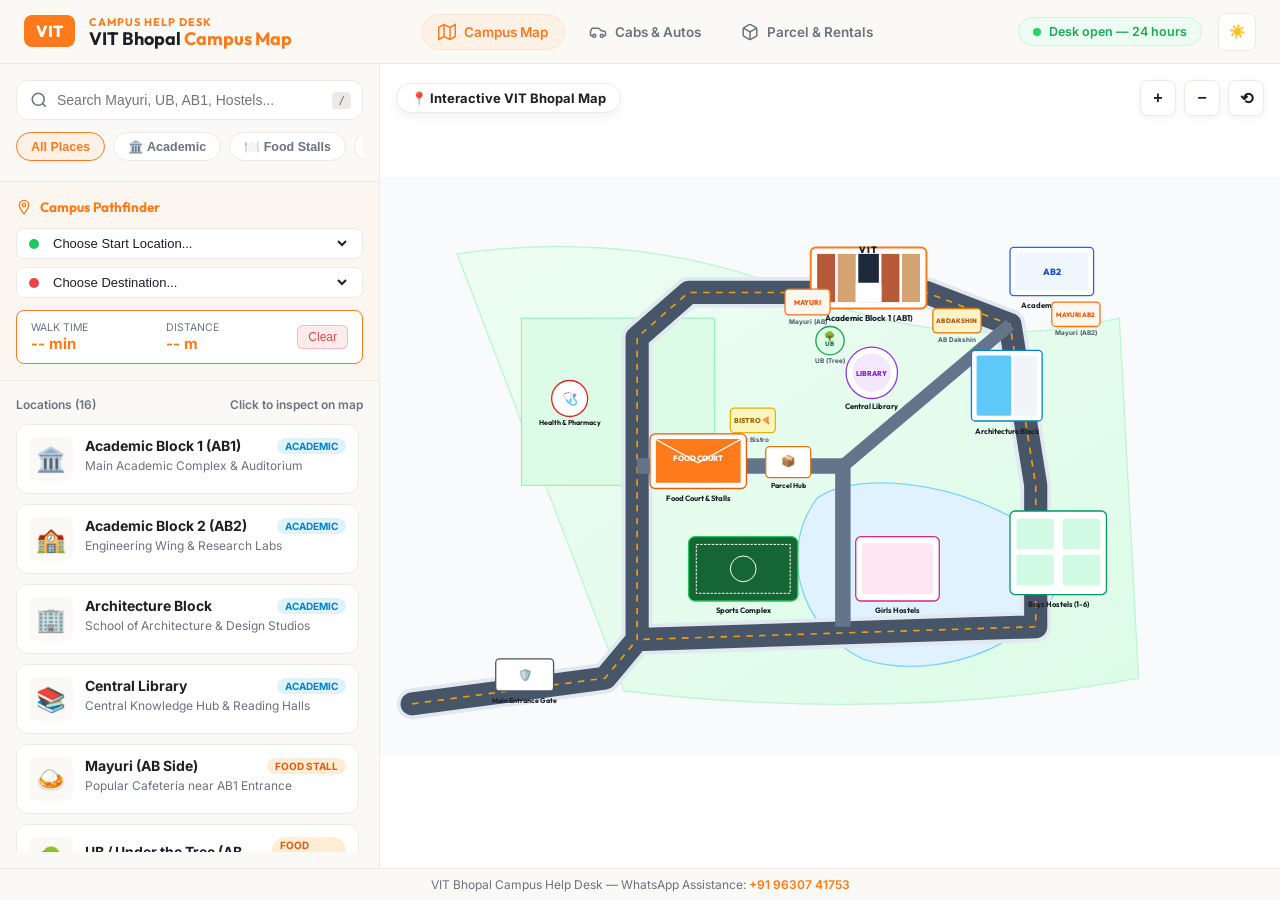
<file: campus_map/index.html>
<!DOCTYPE html>
<html lang="en">
<head>
<meta charset="UTF-8">
<meta name="viewport" content="width=device-width, initial-scale=1.0">
<title>VIT Bhopal — Interactive Campus Map</title>
<link rel="preconnect" href="https://fonts.googleapis.com">
<link href="https://fonts.googleapis.com/css2?family=Outfit:wght@500;600;700;800&family=Inter:wght@400;500;600;700&display=swap" rel="stylesheet">
<link rel="stylesheet" href="styles.css">
</head>
<body class="light-theme">

<div class="app-container">
  <!-- Top Navigation Header -->
  <header class="app-header">
    <div class="header-left">
      <div class="brand-logo">
        <span class="logo-badge">VIT</span>
      </div>
      <div class="brand-title">
        <span class="brand-sub">Campus Help Desk</span>
        <h1>VIT Bhopal <span>Campus Map</span></h1>
      </div>
    </div>

    <nav class="main-nav">
      <a href="#" class="nav-item active" data-tab="map">
        <svg viewBox="0 0 24 24" width="18" height="18" fill="none" stroke="currentColor" stroke-width="2"><polygon points="1 6 1 22 8 18 16 22 23 18 23 2 16 6 8 2 1 6"></polygon><line x1="8" y1="2" x2="8" y2="18"></line><line x1="16" y1="6" x2="16" y2="22"></line></svg>
        Campus Map
      </a>
      <a href="campus-cab-desk.html" class="nav-item" data-tab="cabs">
        <svg viewBox="0 0 24 24" width="18" height="18" fill="none" stroke="currentColor" stroke-width="2"><path d="M19 17h2c.6 0 1-.4 1-1v-3c0-.9-.7-1.7-1.5-1.9C18.7 10.6 16 10 16 10s-1.3-1.4-2.2-2.3c-.5-.4-1.1-.7-1.8-.7H5c-.6 0-1.1.4-1.4.9l-1.5 3C2.1 11.2 2 11.6 2 12v4c0 .6.4 1 1 1h2"></path><circle cx="7" cy="17" r="2"></circle><circle cx="17" cy="17" r="2"></circle></svg>
        Cabs & Autos
      </a>
      <a href="campus-services.html" class="nav-item" data-tab="services">
        <svg viewBox="0 0 24 24" width="18" height="18" fill="none" stroke="currentColor" stroke-width="2"><path d="M21 16V8a2 2 0 0 0-1-1.73l-7-4a2 2 0 0 0-2 0l-7 4A2 2 0 0 0 3 8v8a2 2 0 0 0 1 1.73l7 4a2 2 0 0 0 2 0l7-4A2 2 0 0 0 21 16z"></path><polyline points="3.27 6.96 12 12.01 20.73 6.96"></polyline><line x1="12" y1="22.08" x2="12" y2="12"></line></svg>
        Parcel & Rentals
      </a>
    </nav>

    <div class="header-right">
      <div class="status-pill">
        <span class="pulse-dot"></span> Desk open — 24 hours
      </div>
      <button id="themeToggle" class="icon-btn" title="Toggle Theme">
        <span class="theme-icon">☀️</span>
      </button>
    </div>
  </header>

  <!-- Main Grid Layout: Sidebar Controls + Interactive Canvas Map -->
  <main class="main-layout">

    <!-- Sidebar Control Panel -->
    <aside class="sidebar-panel">
      <!-- Search & Filters -->
      <div class="panel-section search-section">
        <div class="search-input-wrapper">
          <svg class="search-icon" viewBox="0 0 24 24" width="18" height="18" fill="none" stroke="currentColor" stroke-width="2"><circle cx="11" cy="11" r="8"></circle><line x1="21" y1="21" x2="16.65" y2="16.65"></line></svg>
          <input type="text" id="searchInput" placeholder="Search Mayuri, UB, AB1, Hostels..." />
          <kbd class="search-key">/</kbd>
        </div>

        <!-- Working Filter Chips -->
        <div class="filter-scroll">
          <button class="filter-chip active" data-cat="all">All Places</button>
          <button class="filter-chip" data-cat="academic">🏛️ Academic</button>
          <button class="filter-chip" data-cat="food">🍽️ Food Stalls</button>
          <button class="filter-chip" data-cat="hostel">🏠 Hostels</button>
          <button class="filter-chip" data-cat="services">📦 Services</button>
          <button class="filter-chip" data-cat="sports">⚽ Sports</button>
        </div>
      </div>

      <!-- Quick Navigation Route Pathfinder -->
      <div class="panel-section route-section">
        <div class="section-title">
          <svg viewBox="0 0 24 24" width="16" height="16" fill="none" stroke="currentColor" stroke-width="2"><path d="M12 2C8.13 2 5 5.13 5 9c0 5.25 7 13 7 13s7-7.75 7-13c0-3.87-3.13-7-7-7z"></path><circle cx="12" cy="9" r="2.5"></circle></svg>
          Campus Pathfinder
        </div>
        <div class="route-inputs">
          <div class="route-field">
            <span class="route-dot start"></span>
            <select id="routeStart">
              <option value="">Choose Start Location...</option>
            </select>
          </div>
          <div class="route-field">
            <span class="route-dot end"></span>
            <select id="routeEnd">
              <option value="">Choose Destination...</option>
            </select>
          </div>
        </div>
        <div id="routeInfo" class="route-info hidden">
          <div class="route-stat">
            <span class="stat-label">Walk Time</span>
            <span id="routeTime" class="stat-val">-- min</span>
          </div>
          <div class="route-stat">
            <span class="stat-label">Distance</span>
            <span id="routeDist" class="stat-val">-- m</span>
          </div>
          <button id="clearRouteBtn" class="clear-btn">Clear</button>
        </div>
      </div>

      <!-- Buildings List -->
      <div class="panel-section building-list-section">
        <div class="section-header">
          <span>Locations (<span id="locationCount">0</span>)</span>
          <span class="hint">Click to inspect on map</span>
        </div>
        <div class="building-list" id="buildingList">
          <!-- Dynamic Building Cards populated by JS -->
        </div>
      </div>
    </aside>

    <!-- Map Viewport Container -->
    <section class="map-viewport-container">
      <div class="map-toolbar">
        <div class="map-title-badge">
          📍 Interactive VIT Bhopal Map
        </div>

        <div class="map-zoom-controls">
          <button id="zoomInBtn" class="zoom-btn" title="Zoom In">+</button>
          <button id="zoomOutBtn" class="zoom-btn" title="Zoom Out">−</button>
          <button id="resetMapBtn" class="zoom-btn" title="Reset View">⟲</button>
        </div>
      </div>

      <!-- Interactive Map Stage -->
      <div class="map-stage" id="mapStage">
        <div class="map-canvas-wrapper" id="mapWrapper">
          <svg id="campusSvgMap" class="campus-svg" viewBox="0 0 1400 900" xmlns="http://www.w3.org/2000/svg">
            <defs>
              <linearGradient id="lawnGrad" x1="0%" y1="0%" x2="100%" y2="100%">
                <stop offset="0%" stop-color="#eefdf3"/>
                <stop offset="100%" stop-color="#dcfce7"/>
              </linearGradient>
            </defs>

            <!-- White / Crisp Clean Base Surface -->
            <rect width="1400" height="900" class="map-bg-surface"/>

            <!-- Green Campus Lawns & Parks -->
            <path d="M 120 120 Q 400 80 650 180 T 1150 220 L 1180 780 Q 800 850 380 800 Z" fill="url(#lawnGrad)" stroke="#bbf7d0" stroke-width="2" class="lawn-patch"/>
            <path d="M 220 220 L 520 220 L 520 480 L 220 480 Z" fill="#dcfce7" stroke="#86efac" stroke-width="1.5" class="lawn-patch"/>
            <path d="M 680 500 C 750 450, 950 480, 1050 580 C 1100 680, 900 800, 750 750 C 650 700, 620 580, 680 500 Z" fill="#e0f2fe" stroke="#7dd3fc" stroke-width="2" class="lake-patch"/>

            <!-- Campus Road Network (Clean Slate Asphalt with Center Markings) -->
            <path d="M 50 820 Q 200 800 350 780 L 400 720 L 400 250 L 480 180 L 850 180 L 980 230 L 1020 480 L 1020 700 L 400 720"
                  fill="none" stroke="#e2e8f0" stroke-width="48" stroke-linejoin="round" stroke-linecap="round"/>
            <path d="M 50 820 Q 200 800 350 780 L 400 720 L 400 250 L 480 180 L 850 180 L 980 230 L 1020 480 L 1020 700 L 400 720"
                  fill="none" stroke="#475569" stroke-width="36" stroke-linejoin="round" stroke-linecap="round" class="road-asphalt"/>
            <path d="M 50 820 Q 200 800 350 780 L 400 720 L 400 250 L 480 180 L 850 180 L 980 230 L 1020 480 L 1020 700 L 400 720"
                  fill="none" stroke="#f59e0b" stroke-width="2.5" stroke-dasharray="10 10" stroke-linejoin="round" class="road-line"/>

            <!-- Connecting Cross Roads -->
            <path d="M 400 450 L 720 450 L 720 700" fill="none" stroke="#64748b" stroke-width="24" stroke-linejoin="round"/>
            <path d="M 720 450 L 980 230" fill="none" stroke="#64748b" stroke-width="20" stroke-linejoin="round"/>

            <!-- Route Pathfinder Polyline -->
            <path id="routePolyline" d="" fill="none" stroke="#0284c7" stroke-width="8" stroke-linecap="round" stroke-linejoin="round" class="route-path-active"/>

            <!-- Buildings SVG Group -->
            <g id="svgBuildingsGroup">

              <!-- AB1 Academic Block 1 -->
              <g class="building-node" data-id="ab1" transform="translate(670, 110)">
                <rect x="0" y="0" width="180" height="95" rx="8" fill="#ffffff" stroke="#ff7a1a" stroke-width="3" class="bldg-box"/>
                <g class="ab1-pattern">
                  <rect x="10" y="10" width="28" height="75" fill="#b85a3a"/>
                  <rect x="42" y="10" width="28" height="75" fill="#d4a373"/>
                  <rect x="74" y="10" width="32" height="75" fill="#1e293b"/> <!-- Center Portico Glass -->
                  <rect x="110" y="10" width="28" height="75" fill="#b85a3a"/>
                  <rect x="142" y="10" width="28" height="75" fill="#d4a373"/>

                  <rect x="70" y="55" width="40" height="30" fill="#ffffff" rx="2"/>
                  <text x="90" y="8" fill="#1c1f26" font-family="'Outfit', sans-serif" font-weight="900" font-size="14" text-anchor="middle" letter-spacing="2">VIT</text>
                </g>
                <text x="90" y="115" fill="#1c1f26" font-family="'Outfit', sans-serif" font-weight="700" font-size="13" text-anchor="middle" class="bldg-label">Academic Block 1 (AB1)</text>
              </g>

              <!-- Mayuri (AB Side) -->
              <g class="building-node food-node" data-id="mayuri_ab" transform="translate(630, 175)">
                <rect x="0" y="0" width="70" height="40" rx="6" fill="#fff7ed" stroke="#f97316" stroke-width="2"/>
                <text x="35" y="24" fill="#ea580c" font-family="'Outfit', sans-serif" font-weight="800" font-size="11" text-anchor="middle">MAYURI</text>
                <text x="35" y="54" fill="#475569" font-family="'Inter', sans-serif" font-weight="700" font-size="10" text-anchor="middle">Mayuri (AB)</text>
              </g>

              <!-- UB / Under the Tree -->
              <g class="building-node food-node" data-id="ub_ab" transform="translate(675, 230)">
                <circle cx="25" cy="25" r="22" fill="#dcfce7" stroke="#16a34a" stroke-width="2"/>
                <text x="25" y="22" font-size="14" text-anchor="middle">🌳</text>
                <text x="25" y="34" fill="#15803d" font-family="'Outfit', sans-serif" font-weight="800" font-size="10" text-anchor="middle">UB</text>
                <text x="25" y="60" fill="#475569" font-family="'Inter', sans-serif" font-weight="700" font-size="10" text-anchor="middle">UB (Tree)</text>
              </g>

              <!-- AB Dakshin -->
              <g class="building-node food-node" data-id="ab_dakshin" transform="translate(860, 205)">
                <rect x="0" y="0" width="75" height="38" rx="6" fill="#fef3c7" stroke="#d97706" stroke-width="2"/>
                <text x="37" y="23" fill="#b45309" font-family="'Outfit', sans-serif" font-weight="800" font-size="10" text-anchor="middle">AB DAKSHIN</text>
                <text x="37" y="52" fill="#475569" font-family="'Inter', sans-serif" font-weight="700" font-size="10" text-anchor="middle">AB Dakshin</text>
              </g>

              <!-- AB2 Academic Block 2 -->
              <g class="building-node" data-id="ab2" transform="translate(980, 110)">
                <rect x="0" y="0" width="130" height="75" rx="6" fill="#ffffff" stroke="#2563eb" stroke-width="2"/>
                <rect x="8" y="8" width="114" height="59" rx="4" fill="#eff6ff"/>
                <text x="65" y="43" fill="#1d4ed8" font-family="'Outfit', sans-serif" font-weight="800" font-size="14" text-anchor="middle">AB2</text>
                <text x="65" y="94" fill="#1c1f26" font-family="'Outfit', sans-serif" font-weight="700" font-size="12" text-anchor="middle" class="bldg-label">Academic Block 2</text>
              </g>

              <!-- Mayuri (AB2 Side) -->
              <g class="building-node food-node" data-id="mayuri_ab2" transform="translate(1045, 195)">
                <rect x="0" y="0" width="75" height="38" rx="6" fill="#fff7ed" stroke="#f97316" stroke-width="2"/>
                <text x="37" y="23" fill="#ea580c" font-family="'Outfit', sans-serif" font-weight="800" font-size="10" text-anchor="middle">MAYURI AB2</text>
                <text x="37" y="52" fill="#475569" font-family="'Inter', sans-serif" font-weight="700" font-size="10" text-anchor="middle">Mayuri (AB2)</text>
              </g>

              <!-- Architecture Block -->
              <g class="building-node" data-id="archblock" transform="translate(920, 270)">
                <rect x="0" y="0" width="110" height="110" rx="6" fill="#ffffff" stroke="#0284c7" stroke-width="2"/>
                <rect x="8" y="8" width="54" height="94" fill="#38bdf8" rx="3" opacity="0.8"/>
                <rect x="66" y="8" width="36" height="94" fill="#f1f5f9" rx="3"/>
                <text x="55" y="130" fill="#1c1f26" font-family="'Outfit', sans-serif" font-weight="700" font-size="12" text-anchor="middle" class="bldg-label">Architecture Block</text>
              </g>

              <!-- Central Library -->
              <g class="building-node" data-id="library" transform="translate(720, 260)">
                <circle cx="45" cy="45" r="40" fill="#ffffff" stroke="#9333ea" stroke-width="2"/>
                <circle cx="45" cy="45" r="30" fill="#f3e8ff"/>
                <text x="45" y="50" fill="#7e22ce" font-family="'Outfit', sans-serif" font-weight="800" font-size="11" text-anchor="middle">LIBRARY</text>
                <text x="45" y="102" fill="#1c1f26" font-family="'Outfit', sans-serif" font-weight="700" font-size="12" text-anchor="middle" class="bldg-label">Central Library</text>
              </g>

              <!-- Bistro -->
              <g class="building-node food-node" data-id="bistro" transform="translate(545, 360)">
                <rect x="0" y="0" width="70" height="38" rx="6" fill="#fcf6bd" stroke="#eab308" stroke-width="2"/>
                <text x="35" y="23" fill="#a16207" font-family="'Outfit', sans-serif" font-weight="800" font-size="11" text-anchor="middle">BISTRO 🍕</text>
                <text x="35" y="52" fill="#475569" font-family="'Inter', sans-serif" font-weight="700" font-size="10" text-anchor="middle">The Bistro</text>
              </g>

              <!-- Central Food Court & Kiosks -->
              <g class="building-node" data-id="foodcourt" transform="translate(420, 400)">
                <rect x="0" y="0" width="150" height="85" rx="8" fill="#ffffff" stroke="#ea580c" stroke-width="2"/>
                <rect x="8" y="8" width="134" height="69" rx="4" fill="#ff7a1a"/>
                <path d="M 8 8 L 75 45 L 142 8 L 142 77 L 8 77 Z" fill="none" stroke="#ffffff" stroke-width="2"/>
                <text x="75" y="42" fill="#ffffff" font-family="'Outfit', sans-serif" font-weight="800" font-size="12" text-anchor="middle">FOOD COURT</text>
                <text x="75" y="104" fill="#1c1f26" font-family="'Outfit', sans-serif" font-weight="700" font-size="12" text-anchor="middle" class="bldg-label">Food Court & Stalls</text>
              </g>

              <!-- Parcel Pickup Hub -->
              <g class="building-node" data-id="parcel" transform="translate(600, 420)">
                <rect x="0" y="0" width="70" height="48" rx="6" fill="#ffffff" stroke="#d97706" stroke-width="2"/>
                <text x="35" y="28" font-size="18" text-anchor="middle">📦</text>
                <text x="35" y="65" fill="#1c1f26" font-family="'Outfit', sans-serif" font-weight="700" font-size="11" text-anchor="middle" class="bldg-label">Parcel Hub</text>
              </g>

              <!-- Boys Hostels Cluster -->
              <g class="building-node" data-id="boyshostel" transform="translate(980, 520)">
                <rect x="0" y="0" width="150" height="130" rx="8" fill="#ffffff" stroke="#059669" stroke-width="2"/>
                <rect x="10" y="12" width="58" height="48" fill="#d1fae5" rx="4"/>
                <rect x="82" y="12" width="58" height="48" fill="#d1fae5" rx="4"/>
                <rect x="10" y="68" width="58" height="48" fill="#d1fae5" rx="4"/>
                <rect x="82" y="68" width="58" height="48" fill="#d1fae5" rx="4"/>
                <text x="75" y="150" fill="#1c1f26" font-family="'Outfit', sans-serif" font-weight="700" font-size="12" text-anchor="middle" class="bldg-label">Boys Hostels (1-6)</text>
              </g>

              <!-- Girls Hostels Cluster -->
              <g class="building-node" data-id="girlshostel" transform="translate(740, 560)">
                <rect x="0" y="0" width="130" height="100" rx="8" fill="#ffffff" stroke="#db2777" stroke-width="2"/>
                <rect x="10" y="10" width="110" height="80" fill="#fce7f3" rx="4"/>
                <text x="65" y="118" fill="#1c1f26" font-family="'Outfit', sans-serif" font-weight="700" font-size="12" text-anchor="middle" class="bldg-label">Girls Hostels</text>
              </g>

              <!-- Health Centre & Pharmacy -->
              <g class="building-node" data-id="pharmacy" transform="translate(260, 310)">
                <circle cx="35" cy="35" r="28" fill="#ffffff" stroke="#dc2626" stroke-width="2"/>
                <text x="35" y="42" fill="#dc2626" font-size="20" text-anchor="middle">🩺</text>
                <text x="35" y="76" fill="#1c1f26" font-family="'Outfit', sans-serif" font-weight="700" font-size="11" text-anchor="middle" class="bldg-label">Health & Pharmacy</text>
              </g>

              <!-- Sports Ground -->
              <g class="building-node" data-id="sports" transform="translate(480, 560)">
                <rect x="0" y="0" width="170" height="100" rx="10" fill="#166534" stroke="#22c55e" stroke-width="2"/>
                <rect x="12" y="12" width="146" height="76" fill="none" stroke="#ffffff" stroke-width="1.5" stroke-dasharray="4 2"/>
                <circle cx="85" cy="50" r="20" fill="none" stroke="#ffffff" stroke-width="1.5"/>
                <text x="85" y="118" fill="#1c1f26" font-family="'Outfit', sans-serif" font-weight="700" font-size="12" text-anchor="middle" class="bldg-label">Sports Complex</text>
              </g>

              <!-- Main Entrance Gate -->
              <g class="building-node" data-id="maingate" transform="translate(180, 750)">
                <rect x="0" y="0" width="90" height="50" rx="6" fill="#ffffff" stroke="#475569" stroke-width="2"/>
                <text x="45" y="32" fill="#475569" font-size="18" text-anchor="middle">🛡️</text>
                <text x="45" y="68" fill="#1c1f26" font-family="'Outfit', sans-serif" font-weight="700" font-size="11" text-anchor="middle" class="bldg-label">Main Entrance Gate</text>
              </g>

            </g>

            <!-- Pins Group -->
            <g id="svgPinsGroup"></g>
          </svg>
        </div>
      </div>
    </section>
  </main>

  <!-- Building Detail Modal Drawer -->
  <div id="detailModal" class="modal-overlay hidden">
    <div class="modal-card">
      <button id="closeModalBtn" class="close-modal">&times;</button>
      <div class="modal-header">
        <span id="modalCategoryBadge" class="badge">Academic</span>
        <h2 id="modalTitle">Academic Block 1 (AB1)</h2>
        <p id="modalTagline" class="modal-sub">Classrooms, Labs & Auditorium</p>
      </div>

      <div class="modal-body">
        <!-- Visual Building Preview Card -->
        <div class="building-hero-preview" id="modalHeroPreview">
          <div class="bldg-visual-representation" id="modalVisualCard"></div>
        </div>

        <div class="modal-info-grid">
          <div class="info-box">
            <span class="info-label">Operating Hours</span>
            <span class="info-val" id="modalHours">8:00 AM - 8:00 PM</span>
          </div>
          <div class="info-box">
            <span class="info-label">Key Items / Facilities</span>
            <span class="info-val" id="modalFacilities">Auditorium, CS Labs, Deans' Offices</span>
          </div>
        </div>

        <p class="modal-desc" id="modalDescription">
          Main academic block housing modern smart classrooms, computer science laboratories, faculty cabins, and auditorium.
        </p>

        <div class="modal-actions">
          <button id="modalSetStartBtn" class="action-btn secondary">Set as Start 🚩</button>
          <button id="modalSetEndBtn" class="action-btn primary">Navigate Here 🎯</button>
          <a id="modalGmapsBtn" href="#" target="_blank" class="action-btn outline">Open in Google Maps ↗</a>
        </div>
      </div>
    </div>
  </div>

  <!-- Footer Info -->
  <footer class="app-footer">
    <p>VIT Bhopal Campus Help Desk — WhatsApp Assistance: <a href="https://wa.me/919630741753" target="_blank">+91 96307 41753</a></p>
  </footer>
</div>

<script src="buildings-data.js"></script>
<script src="app.js"></script>
</body>
</html>
</file>
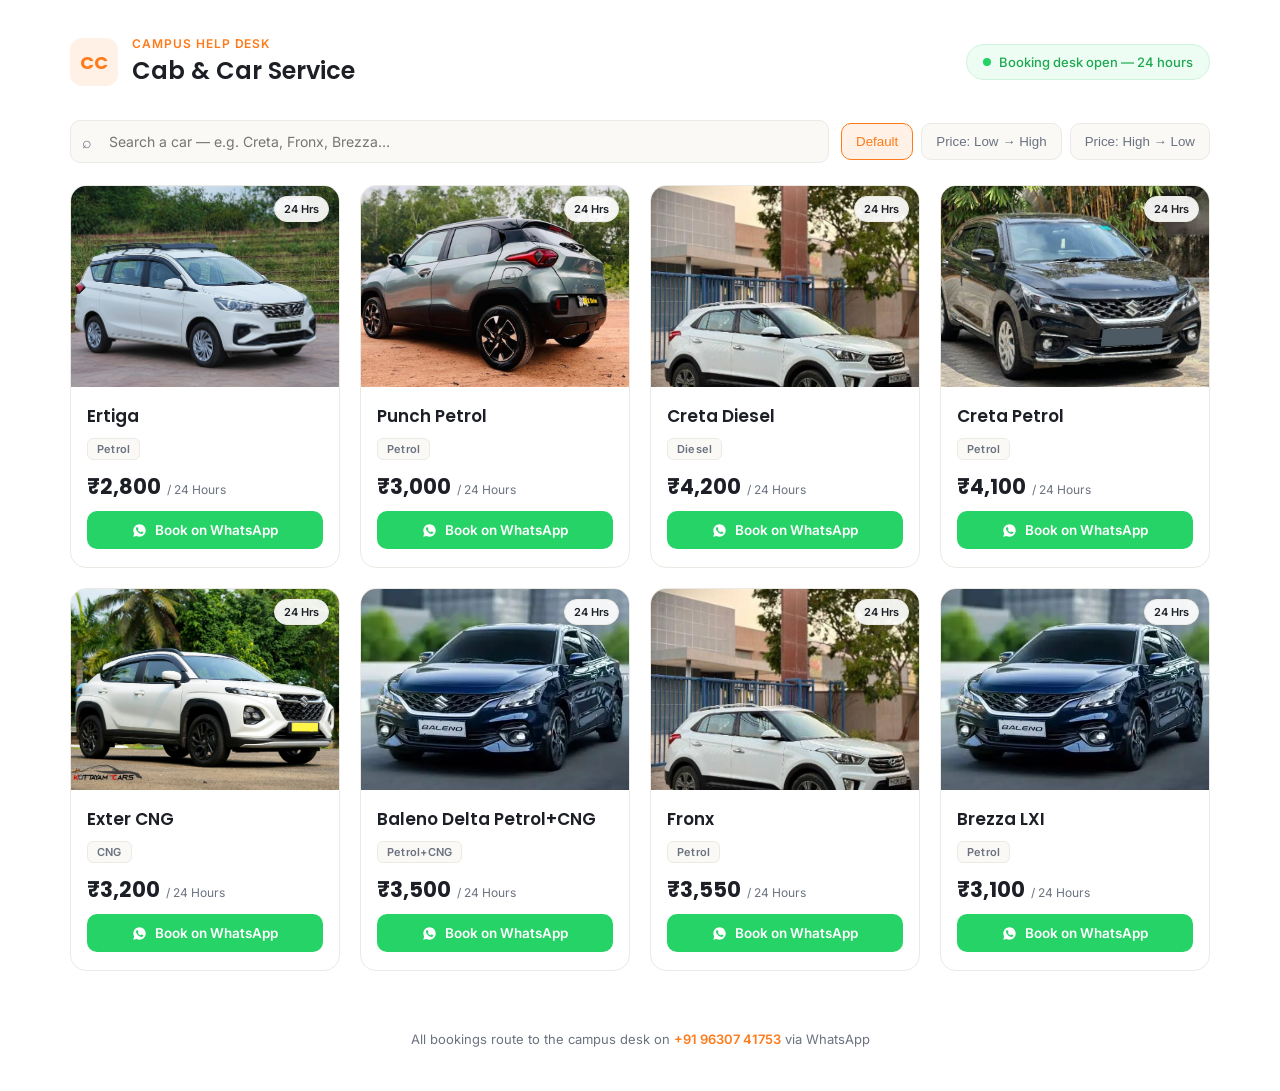
<file: campus_cab/cab.html>
<!DOCTYPE html>
<html lang="en">
<head>
<meta charset="UTF-8">
<meta name="viewport" content="width=device-width, initial-scale=1.0">
<title>Campus Cab Desk</title>
<link rel="preconnect" href="https://fonts.googleapis.com">
<link href="https://fonts.googleapis.com/css2?family=Poppins:wght@500;600;700&family=Inter:wght@400;500;600&display=swap" rel="stylesheet">
<style>
  :root{
    --ink:#1c1f26;
    --muted:#6b7280;
    --line:#eceae4;
    --paper:#ffffff;
    --panel:#faf9f6;
    --orange:#ff7a1a;
    --orange-soft:#fff1e6;
    --wa-green:#25d366;
    --wa-green-dark:#1da851;
    --radius:16px;
  }
  *{box-sizing:border-box;}
  html,body{margin:0;padding:0;}
  body{
    background:var(--paper);
    color:var(--ink);
    font-family:'Inter',sans-serif;
    min-height:100vh;
  }

  /* ---------- header ---------- */
  header{
    max-width:1180px;
    margin:0 auto;
    padding:36px 20px 24px;
    display:flex;
    align-items:center;
    justify-content:space-between;
    flex-wrap:wrap;
    gap:16px;
  }
  .brand{display:flex; align-items:center; gap:14px;}
  .brand-mark{
    width:48px;height:48px;
    border-radius:12px;
    background:var(--orange-soft);
    display:flex;align-items:center;justify-content:center;
    font-family:'Poppins',sans-serif;
    font-weight:700;
    font-size:18px;
    color:var(--orange);
    flex-shrink:0;
  }
  .brand-text .eyebrow{
    font-size:12px;
    font-weight:600;
    letter-spacing:0.08em;
    text-transform:uppercase;
    color:var(--orange);
  }
  .brand-text h1{
    font-family:'Poppins',sans-serif;
    font-weight:600;
    font-size:24px;
    margin:2px 0 0;
    color:var(--ink);
  }
  .open-pill{
    display:flex;
    align-items:center;
    gap:8px;
    font-size:13px;
    font-weight:500;
    color:var(--wa-green-dark);
    background:#eefdf3;
    border:1px solid #cdf3dc;
    padding:9px 16px;
    border-radius:100px;
  }
  .open-pill .dot{
    width:8px;height:8px;border-radius:50%;
    background:var(--wa-green);
    animation:pulse 2s ease-in-out infinite;
  }
  @keyframes pulse{
    0%,100%{opacity:1; transform:scale(1);}
    50%{opacity:0.55; transform:scale(0.85);}
  }

  /* ---------- controls ---------- */
  .controls{
    max-width:1180px;
    margin:8px auto 0;
    padding:0 20px;
    display:flex;
    gap:12px;
    flex-wrap:wrap;
    align-items:center;
    justify-content:space-between;
  }
  .search-box{position:relative; flex:1; min-width:220px;}
  .search-box input{
    width:100%;
    background:var(--panel);
    border:1px solid var(--line);
    color:var(--ink);
    padding:12px 14px 12px 38px;
    border-radius:10px;
    font-family:'Inter',sans-serif;
    font-size:14px;
    outline:none;
    transition:border-color .2s, box-shadow .2s;
  }
  .search-box input:focus{border-color:var(--orange); box-shadow:0 0 0 3px var(--orange-soft);}
  .search-box::before{
    content:"⌕";
    position:absolute; left:12px; top:50%; transform:translateY(-50%);
    color:var(--muted); font-size:16px;
  }
  .sort-group{display:flex; gap:8px; font-size:13px;}
  .sort-btn{
    background:var(--panel);
    border:1px solid var(--line);
    color:var(--muted);
    padding:10px 14px;
    border-radius:10px;
    cursor:pointer;
    font-weight:500;
    transition:all .15s;
  }
  .sort-btn:hover{border-color:var(--orange); color:var(--orange);}
  .sort-btn.active{background:var(--orange-soft); border-color:var(--orange); color:var(--orange);}

  /* ---------- grid ---------- */
  .grid{
    max-width:1180px;
    margin:22px auto 60px;
    padding:0 20px;
    display:grid;
    grid-template-columns:repeat(auto-fill, minmax(260px, 1fr));
    gap:20px;
  }
  .card{
    background:var(--paper);
    border:1px solid var(--line);
    border-radius:var(--radius);
    overflow:hidden;
    display:flex;
    flex-direction:column;
    transition:transform .25s ease, box-shadow .25s ease, border-color .25s ease;
    opacity:0;
    transform:translateY(16px);
    animation:riseIn .55s ease forwards;
  }
  .card:hover{
    transform:translateY(-5px);
    box-shadow:0 14px 32px -18px rgba(28,31,38,0.25);
    border-color:#e2ded4;
  }
  @keyframes riseIn{to{opacity:1; transform:translateY(0);}}

  .card-media{
    position:relative;
    background:var(--panel);
    aspect-ratio:4/3;
    overflow:hidden;
  }
  .card-media img{
    width:100%;height:100%;object-fit:cover;
    transition:transform .5s ease;
  }
  .card:hover .card-media img{transform:scale(1.06);}
  .badge{
    position:absolute; top:10px; right:10px;
    background:rgba(255,255,255,0.92);
    border:1px solid var(--line);
    color:var(--ink);
    font-size:11px;
    font-weight:600;
    padding:5px 9px;
    border-radius:100px;
  }
  .card-body{
    padding:16px 16px 18px;
    display:flex;
    flex-direction:column;
    gap:9px;
    flex:1;
  }
  .card-body h3{
    font-family:'Poppins',sans-serif;
    font-weight:600;
    font-size:17px;
    margin:0;
    color:var(--ink);
  }
  .fuel-tag{
    align-self:flex-start;
    font-size:11px;
    font-weight:600;
    letter-spacing:0.02em;
    color:var(--muted);
    background:var(--panel);
    border:1px solid var(--line);
    padding:3px 9px;
    border-radius:6px;
  }
  .price-row{display:flex; align-items:baseline; gap:6px; margin-top:2px;}
  .price{font-size:21px; font-weight:700; color:var(--ink); font-family:'Poppins',sans-serif;}
  .price-unit{font-size:12px; color:var(--muted);}
  .book-btn{
    margin-top:auto;
    display:flex; align-items:center; justify-content:center; gap:8px;
    text-decoration:none;
    background:var(--wa-green);
    color:#fff;
    font-weight:600;
    font-size:13.5px;
    padding:11px 14px;
    border-radius:10px;
    transition:background .15s, transform .15s;
  }
  .book-btn:hover{background:var(--wa-green-dark); transform:translateY(-1px);}
  .book-btn svg{width:15px;height:15px;flex-shrink:0;}

  .footer{
    max-width:1180px; margin:0 auto 44px; padding:0 20px;
    text-align:center; color:var(--muted); font-size:13px;
  }
  .footer a{color:var(--orange); text-decoration:none; font-weight:600;}

  .empty-state{
    grid-column:1/-1; text-align:center; padding:60px 20px;
    color:var(--muted); font-size:13.5px;
  }

  @media (prefers-reduced-motion: reduce){
    .open-pill .dot,.card{animation:none;}
    .card{opacity:1; transform:none;}
  }
</style>
</head>
<body>

<header>
  <div class="brand">
    <div class="brand-mark">CC</div>
    <div class="brand-text">
      <div class="eyebrow">Campus Help Desk</div>
      <h1>Cab &amp; Car Service</h1>
    </div>
  </div>
  <div class="open-pill"><span class="dot"></span> Booking desk open — 24 hours</div>
</header>

<div class="controls">
  <div class="search-box">
    <input id="searchInput" type="text" placeholder="Search a car — e.g. Creta, Fronx, Brezza…">
  </div>
  <div class="sort-group">
    <button class="sort-btn active" data-sort="default">Default</button>
    <button class="sort-btn" data-sort="low">Price: Low → High</button>
    <button class="sort-btn" data-sort="high">Price: High → Low</button>
  </div>
</div>

<div class="grid" id="grid"></div>

<div class="footer">
  All bookings route to the campus desk on <a href="https://wa.me/919630741753" target="_blank" rel="noopener">+91 96307 41753</a> via WhatsApp
</div>

<script>
  const WA_NUMBER = "919630741753";

  const cars = [
    { name: "Ertiga", fuel: "Petrol", price: 2800, img: "WhatsApp Image 2026-07-30 at 16.13.24.jpeg" },
    { name: "Punch Petrol", fuel: "Petrol", price: 3000, img: "WhatsApp Image 2026-07-30 at 15.57.18.jpeg" },
    { name: "Creta Diesel", fuel: "Diesel", price: 4200, img: "WhatsApp Image 2026-07-30 at 15.57.23.jpeg" },
    { name: "Creta Petrol", fuel: "Petrol", price: 4100, img: "WhatsApp Image 2026-07-30 at 15.57.34.jpeg" },
    { name: "Exter CNG", fuel: "CNG", price: 3200, img: "WhatsApp Image 2026-07-30 at 15.57.36.jpeg" },
    { name: "Baleno Delta Petrol+CNG", fuel: "Petrol+CNG", price: 3500, img: "WhatsApp Image 2026-07-30 at 16.10.03.jpeg" },
    { name: "Fronx", fuel: "Petrol", price: 3550, img: "WhatsApp Image 2026-07-30 at 15.57.23.jpeg" },
    { name: "Brezza LXI", fuel: "Petrol", price: 3100, img: "WhatsApp Image 2026-07-30 at 16.10.03.jpeg" },
  ];

  const grid = document.getElementById('grid');
  const searchInput = document.getElementById('searchInput');
  const sortBtns = document.querySelectorAll('.sort-btn');
  let currentSort = 'default';

  function waLink(carName){
    const msg = encodeURIComponent(`Hi, I'd like to book the ${carName} (24 Hours) through the Campus Cab Desk.`);
    return `https://wa.me/${WA_NUMBER}?text=${msg}`;
  }

  function render(){
    const q = searchInput.value.trim().toLowerCase();
    let list = cars.filter(c => c.name.toLowerCase().includes(q));

    if(currentSort === 'low') list = list.slice().sort((a,b)=>a.price-b.price);
    if(currentSort === 'high') list = list.slice().sort((a,b)=>b.price-a.price);

    grid.innerHTML = '';

    if(list.length === 0){
      grid.innerHTML = `<div class="empty-state">No vehicle matches "${q}". Try a different name.</div>`;
      return;
    }

    list.forEach((car, i) => {
      const card = document.createElement('div');
      card.className = 'card';
      card.style.animationDelay = (i * 0.05) + 's';
      card.innerHTML = `
        <div class="card-media">
          <img src="${car.img}" alt="${car.name}" loading="lazy">
          <div class="badge">24 Hrs</div>
        </div>
        <div class="card-body">
          <h3>${car.name}</h3>
          <span class="fuel-tag">${car.fuel}</span>
          <div class="price-row">
            <span class="price">₹${car.price.toLocaleString('en-IN')}</span>
            <span class="price-unit">/ 24 Hours</span>
          </div>
          <a class="book-btn" href="${waLink(car.name)}" target="_blank" rel="noopener">
            <svg viewBox="0 0 24 24" fill="currentColor"><path d="M12.04 2C6.58 2 2.13 6.45 2.13 11.91c0 1.75.46 3.45 1.32 4.95L2 22l5.28-1.38a9.9 9.9 0 0 0 4.76 1.21h.01c5.46 0 9.9-4.45 9.9-9.91C21.96 6.45 17.51 2 12.04 2zm5.8 14.03c-.24.68-1.4 1.3-1.93 1.38-.5.08-1.12.11-1.8-.11-.42-.13-.95-.31-1.63-.6-2.87-1.24-4.74-4.14-4.88-4.33-.14-.19-1.17-1.56-1.17-2.98 0-1.42.74-2.11 1-2.4.26-.29.57-.36.76-.36.19 0 .38 0 .55.01.18.01.42-.07.65.5.24.58.81 2 .88 2.15.07.15.12.32.02.51-.1.19-.15.31-.29.47-.15.17-.31.37-.44.5-.15.15-.3.31-.13.6.17.29.75 1.24 1.62 2.01 1.11.99 2.05 1.3 2.34 1.44.29.15.46.13.63-.07.17-.19.72-.84.92-1.13.19-.29.38-.24.63-.14.26.09 1.63.77 1.91.91.29.15.48.22.55.34.07.13.07.71-.17 1.39z"/></svg>
            Book on WhatsApp
          </a>
        </div>
      `;
      grid.appendChild(card);
    });
  }

  searchInput.addEventListener('input', render);
  sortBtns.forEach(btn => {
    btn.addEventListener('click', () => {
      sortBtns.forEach(b => b.classList.remove('active'));
      btn.classList.add('active');
      currentSort = btn.dataset.sort;
      render();
    });
  });

  render();
</script>

</body>
</html>
</file>
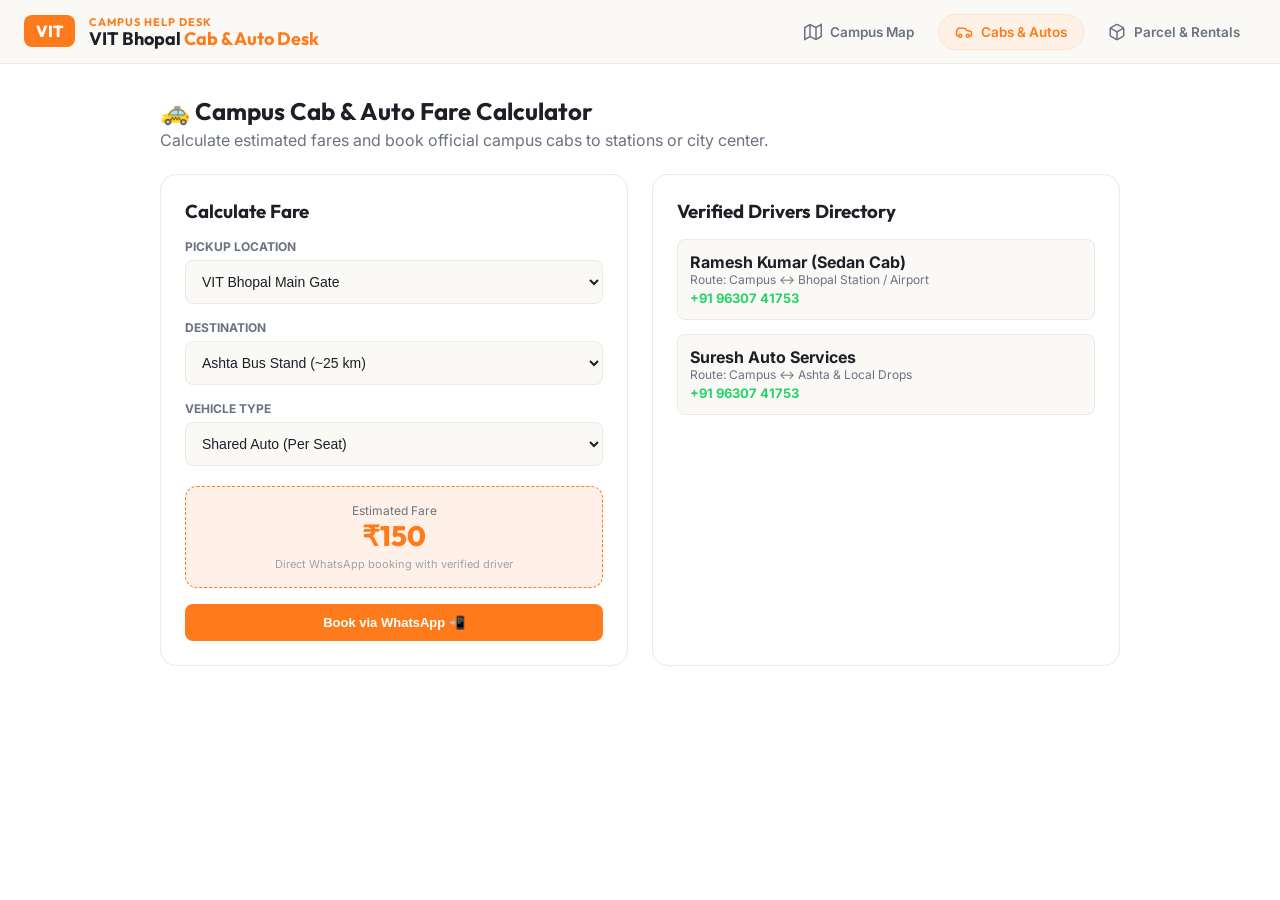
<file: campus_map/campus-cab-desk.html>
<!DOCTYPE html>
<html lang="en">
<head>
<meta charset="UTF-8">
<meta name="viewport" content="width=device-width, initial-scale=1.0">
<title>VIT Bhopal — Campus Cab & Auto Desk</title>
<link rel="preconnect" href="https://fonts.googleapis.com">
<link href="https://fonts.googleapis.com/css2?family=Outfit:wght@400;500;600;700;800&family=Inter:wght@400;500;600;700&display=swap" rel="stylesheet">
<link rel="stylesheet" href="styles.css">
<style>
  .cab-container {
    max-width: 1000px;
    margin: 32px auto;
    padding: 0 20px;
  }
  .grid-2 {
    display: grid;
    grid-template-columns: 1fr 1fr;
    gap: 24px;
    margin-top: 24px;
  }
  @media(max-width: 768px) { .grid-2 { grid-template-columns: 1fr; } }
  .calc-card {
    background: var(--bg-card);
    border: 1px solid var(--border-line);
    border-radius: var(--radius-lg);
    padding: 24px;
  }
  .form-group {
    margin-bottom: 16px;
  }
  .form-group label {
    display: block;
    font-size: 12px;
    color: var(--text-muted);
    text-transform: uppercase;
    margin-bottom: 6px;
    font-weight: 700;
  }
  .form-group select, .form-group input {
    width: 100%;
    background: var(--bg-panel);
    border: 1px solid var(--border-line);
    color: var(--text-main);
    padding: 12px;
    border-radius: var(--radius-sm);
    outline: none;
    font-size: 14px;
  }
  .fare-estimate {
    background: rgba(255, 122, 26, 0.1);
    border: 1px dashed var(--vit-orange);
    padding: 16px;
    border-radius: var(--radius-md);
    text-align: center;
    margin-top: 20px;
  }
  .fare-price {
    font-size: 28px;
    font-weight: 800;
    color: var(--vit-orange);
    font-family: 'Outfit', sans-serif;
  }
</style>
</head>
<body style="overflow: auto;">

<div class="app-container" style="height: auto; min-height: 100vh;">
  <header class="app-header">
    <div class="header-left">
      <div class="brand-logo">
        <span class="logo-badge">VIT</span>
      </div>
      <div class="brand-title">
        <span class="brand-sub">Campus Help Desk</span>
        <h1>VIT Bhopal <span>Cab & Auto Desk</span></h1>
      </div>
    </div>

    <nav class="main-nav">
      <a href="index.html" class="nav-item">
        <svg viewBox="0 0 24 24" width="18" height="18" fill="none" stroke="currentColor" stroke-width="2"><polygon points="1 6 1 22 8 18 16 22 23 18 23 2 16 6 8 2 1 6"></polygon><line x1="8" y1="2" x2="8" y2="18"></line><line x1="16" y1="6" x2="16" y2="22"></line></svg>
        Campus Map
      </a>
      <a href="#" class="nav-item active">
        <svg viewBox="0 0 24 24" width="18" height="18" fill="none" stroke="currentColor" stroke-width="2"><path d="M19 17h2c.6 0 1-.4 1-1v-3c0-.9-.7-1.7-1.5-1.9C18.7 10.6 16 10 16 10s-1.3-1.4-2.2-2.3c-.5-.4-1.1-.7-1.8-.7H5c-.6 0-1.1.4-1.4.9l-1.5 3C2.1 11.2 2 11.6 2 12v4c0 .6.4 1 1 1h2"></path><circle cx="7" cy="17" r="2"></circle><circle cx="17" cy="17" r="2"></circle></svg>
        Cabs & Autos
      </a>
      <a href="campus-services.html" class="nav-item">
        <svg viewBox="0 0 24 24" width="18" height="18" fill="none" stroke="currentColor" stroke-width="2"><path d="M21 16V8a2 2 0 0 0-1-1.73l-7-4a2 2 0 0 0-2 0l-7 4A2 2 0 0 0 3 8v8a2 2 0 0 0 1 1.73l7 4a2 2 0 0 0 2 0l7-4A2 2 0 0 0 21 16z"></path><polyline points="3.27 6.96 12 12.01 20.73 6.96"></polyline><line x1="12" y1="22.08" x2="12" y2="12"></line></svg>
        Parcel & Rentals
      </a>
    </nav>
  </header>

  <div class="cab-container">
    <h2>🚕 Campus Cab & Auto Fare Calculator</h2>
    <p style="color: var(--text-muted); margin-top: 4px;">Calculate estimated fares and book official campus cabs to stations or city center.</p>

    <div class="grid-2">
      <div class="calc-card">
        <h3>Calculate Fare</h3>
        <div class="form-group" style="margin-top: 16px;">
          <label>Pickup Location</label>
          <select id="pickup">
            <option>VIT Bhopal Main Gate</option>
            <option>Boys Hostel Gate</option>
            <option>Girls Hostel Gate</option>
            <option>AB1 Auditorium</option>
          </select>
        </div>

        <div class="form-group">
          <label>Destination</label>
          <select id="destination" onchange="calcFare()">
            <option value="600">Ashta Bus Stand (~25 km)</option>
            <option value="1200">Bhopal Railway Station (Rani Kamlapati / Bhopal Jn ~65 km)</option>
            <option value="1500">Raja Bhoj Airport Bhopal (~70 km)</option>
            <option value="1800">Indore Railway Station / Airport (~120 km)</option>
          </select>
        </div>

        <div class="form-group">
          <label>Vehicle Type</label>
          <select id="vtype" onchange="calcFare()">
            <option value="1">Shared Auto (Per Seat)</option>
            <option value="2">Private Auto</option>
            <option value="3">Sedan Cab (4 Seater)</option>
            <option value="4">SUV Cab (6 Seater)</option>
          </select>
        </div>

        <div class="fare-estimate">
          <div style="font-size: 12px; color: var(--text-muted);">Estimated Fare</div>
          <div class="fare-price" id="fareDisplay">₹150 - ₹200</div>
          <div style="font-size: 11px; color: var(--text-dim); margin-top: 4px;">Direct WhatsApp booking with verified driver</div>
        </div>

        <button onclick="bookWa()" class="action-btn primary" style="width: 100%; margin-top: 16px;">Book via WhatsApp 📲</button>
      </div>

      <div class="calc-card">
        <h3>Verified Drivers Directory</h3>
        <div style="display: flex; flex-direction: column; gap: 14px; margin-top: 16px;">
          <div style="background: var(--bg-panel); padding: 12px; border-radius: 8px; border: 1px solid var(--border-line);">
            <strong>Ramesh Kumar (Sedan Cab)</strong>
            <p style="font-size: 12px; color: var(--text-muted);">Route: Campus ↔ Bhopal Station / Airport</p>
            <a href="https://wa.me/919630741753" target="_blank" style="color: var(--wa-green); text-decoration: none; font-size: 13px; font-weight: 700;">+91 96307 41753</a>
          </div>
          <div style="background: var(--bg-panel); padding: 12px; border-radius: 8px; border: 1px solid var(--border-line);">
            <strong>Suresh Auto Services</strong>
            <p style="font-size: 12px; color: var(--text-muted);">Route: Campus ↔ Ashta & Local Drops</p>
            <a href="https://wa.me/919630741753" target="_blank" style="color: var(--wa-green); text-decoration: none; font-size: 13px; font-weight: 700;">+91 96307 41753</a>
          </div>
        </div>
      </div>
    </div>
  </div>
</div>

<script>
  function calcFare() {
    const dest = parseInt(document.getElementById('destination').value);
    const vtype = parseInt(document.getElementById('vtype').value);
    let fare = dest;
    if(vtype === 1) fare = Math.round(dest / 4);
    if(vtype === 3) fare = Math.round(dest * 1.3);
    if(vtype === 4) fare = Math.round(dest * 1.7);
    document.getElementById('fareDisplay').textContent = `₹${fare}`;
  }
  function bookWa() {
    window.open('https://wa.me/919630741753?text=Hi,%20I%20want%20to%20book%20a%20cab/auto%20from%20VIT%20Bhopal', '_blank');
  }
  calcFare();
</script>
</body>
</html>
</file>
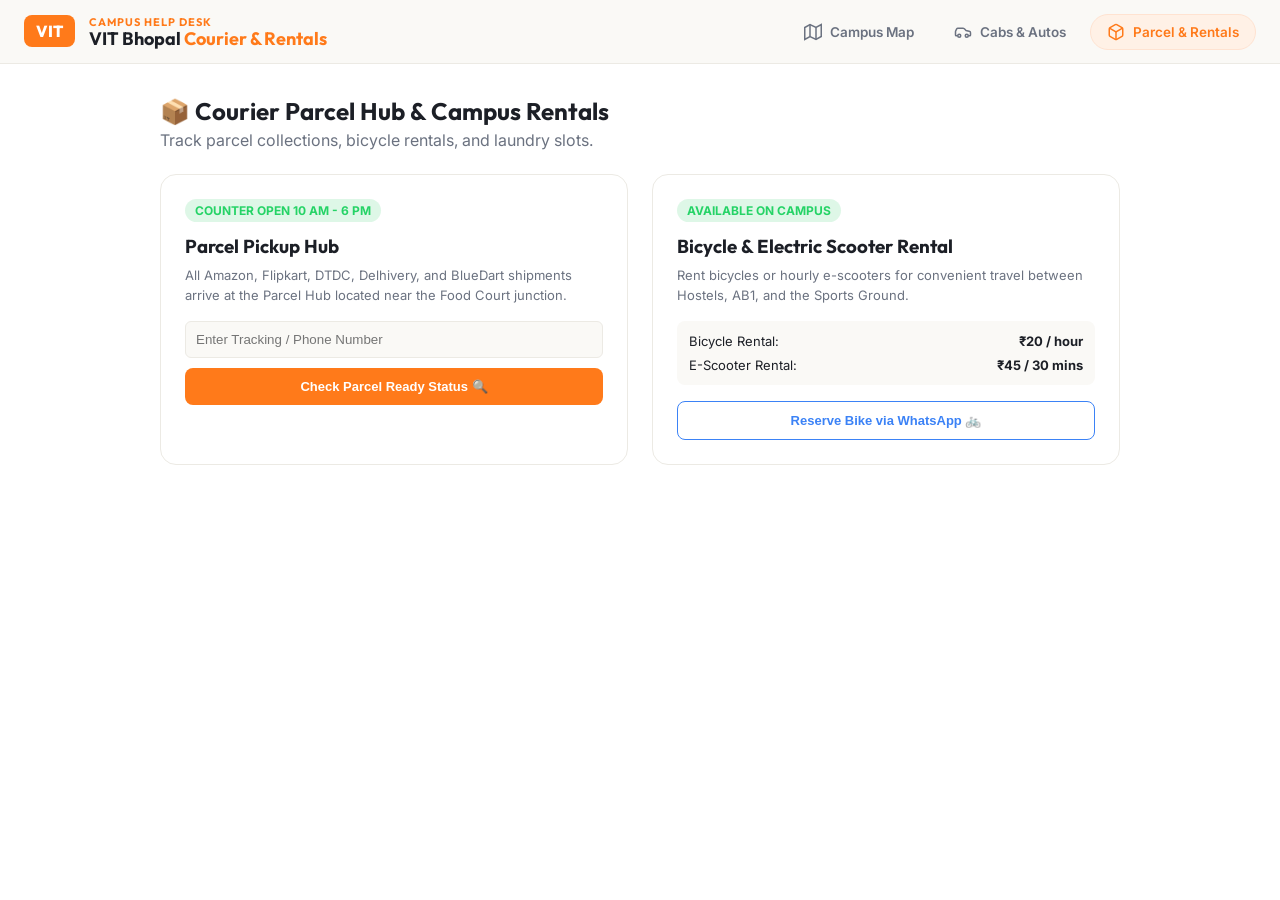
<file: campus_map/campus-services.html>
<!DOCTYPE html>
<html lang="en">
<head>
<meta charset="UTF-8">
<meta name="viewport" content="width=device-width, initial-scale=1.0">
<title>VIT Bhopal — Parcel & Rentals Desk</title>
<link rel="preconnect" href="https://fonts.googleapis.com">
<link href="https://fonts.googleapis.com/css2?family=Outfit:wght@400;500;600;700;800&family=Inter:wght@400;500;600;700&display=swap" rel="stylesheet">
<link rel="stylesheet" href="styles.css">
<style>
  .services-container {
    max-width: 1000px;
    margin: 32px auto;
    padding: 0 20px;
  }
  .grid-2 {
    display: grid;
    grid-template-columns: 1fr 1fr;
    gap: 24px;
    margin-top: 24px;
  }
  @media(max-width: 768px) { .grid-2 { grid-template-columns: 1fr; } }
  .service-card {
    background: var(--bg-card);
    border: 1px solid var(--border-line);
    border-radius: var(--radius-lg);
    padding: 24px;
  }
  .status-tag {
    display: inline-block;
    background: rgba(34, 197, 94, 0.15);
    color: var(--wa-green);
    font-size: 12px;
    font-weight: 700;
    padding: 4px 10px;
    border-radius: 100px;
    margin-bottom: 12px;
  }
</style>
</head>
<body style="overflow: auto;">

<div class="app-container" style="height: auto; min-height: 100vh;">
  <header class="app-header">
    <div class="header-left">
      <div class="brand-logo">
        <span class="logo-badge">VIT</span>
      </div>
      <div class="brand-title">
        <span class="brand-sub">Campus Help Desk</span>
        <h1>VIT Bhopal <span>Courier & Rentals</span></h1>
      </div>
    </div>

    <nav class="main-nav">
      <a href="index.html" class="nav-item">
        <svg viewBox="0 0 24 24" width="18" height="18" fill="none" stroke="currentColor" stroke-width="2"><polygon points="1 6 1 22 8 18 16 22 23 18 23 2 16 6 8 2 1 6"></polygon><line x1="8" y1="2" x2="8" y2="18"></line><line x1="16" y1="6" x2="16" y2="22"></line></svg>
        Campus Map
      </a>
      <a href="campus-cab-desk.html" class="nav-item">
        <svg viewBox="0 0 24 24" width="18" height="18" fill="none" stroke="currentColor" stroke-width="2"><path d="M19 17h2c.6 0 1-.4 1-1v-3c0-.9-.7-1.7-1.5-1.9C18.7 10.6 16 10 16 10s-1.3-1.4-2.2-2.3c-.5-.4-1.1-.7-1.8-.7H5c-.6 0-1.1.4-1.4.9l-1.5 3C2.1 11.2 2 11.6 2 12v4c0 .6.4 1 1 1h2"></path><circle cx="7" cy="17" r="2"></circle><circle cx="17" cy="17" r="2"></circle></svg>
        Cabs & Autos
      </a>
      <a href="#" class="nav-item active">
        <svg viewBox="0 0 24 24" width="18" height="18" fill="none" stroke="currentColor" stroke-width="2"><path d="M21 16V8a2 2 0 0 0-1-1.73l-7-4a2 2 0 0 0-2 0l-7 4A2 2 0 0 0 3 8v8a2 2 0 0 0 1 1.73l7 4a2 2 0 0 0 2 0l7-4A2 2 0 0 0 21 16z"></path><polyline points="3.27 6.96 12 12.01 20.73 6.96"></polyline><line x1="12" y1="22.08" x2="12" y2="12"></line></svg>
        Parcel & Rentals
      </a>
    </nav>
  </header>

  <div class="services-container">
    <h2>📦 Courier Parcel Hub & Campus Rentals</h2>
    <p style="color: var(--text-muted); margin-top: 4px;">Track parcel collections, bicycle rentals, and laundry slots.</p>

    <div class="grid-2">
      <div class="service-card">
        <span class="status-tag">COUNTER OPEN 10 AM - 6 PM</span>
        <h3>Parcel Pickup Hub</h3>
        <p style="color: var(--text-muted); font-size: 13px; margin-top: 8px; line-height: 1.5;">
          All Amazon, Flipkart, DTDC, Delhivery, and BlueDart shipments arrive at the Parcel Hub located near the Food Court junction.
        </p>

        <div style="margin-top: 16px;">
          <input type="text" placeholder="Enter Tracking / Phone Number" style="width: 100%; padding: 10px; background: var(--bg-panel); border: 1px solid var(--border-line); color: #fff; border-radius: 6px;" />
          <button class="action-btn primary" style="width: 100%; margin-top: 10px;">Check Parcel Ready Status 🔍</button>
        </div>
      </div>

      <div class="service-card">
        <span class="status-tag">AVAILABLE ON CAMPUS</span>
        <h3>Bicycle & Electric Scooter Rental</h3>
        <p style="color: var(--text-muted); font-size: 13px; margin-top: 8px; line-height: 1.5;">
          Rent bicycles or hourly e-scooters for convenient travel between Hostels, AB1, and the Sports Ground.
        </p>

        <div style="margin-top: 16px; background: var(--bg-panel); padding: 12px; border-radius: 8px;">
          <div style="display: flex; justify-content: space-between; font-size: 13px;">
            <span>Bicycle Rental:</span>
            <strong>₹20 / hour</strong>
          </div>
          <div style="display: flex; justify-content: space-between; font-size: 13px; margin-top: 8px;">
            <span>E-Scooter Rental:</span>
            <strong>₹45 / 30 mins</strong>
          </div>
        </div>

        <button onclick="window.open('https://wa.me/919630741753', '_blank')" class="action-btn outline" style="width: 100%; margin-top: 16px;">Reserve Bike via WhatsApp 🚲</button>
      </div>
    </div>
  </div>
</div>
</body>
</html>
</file>
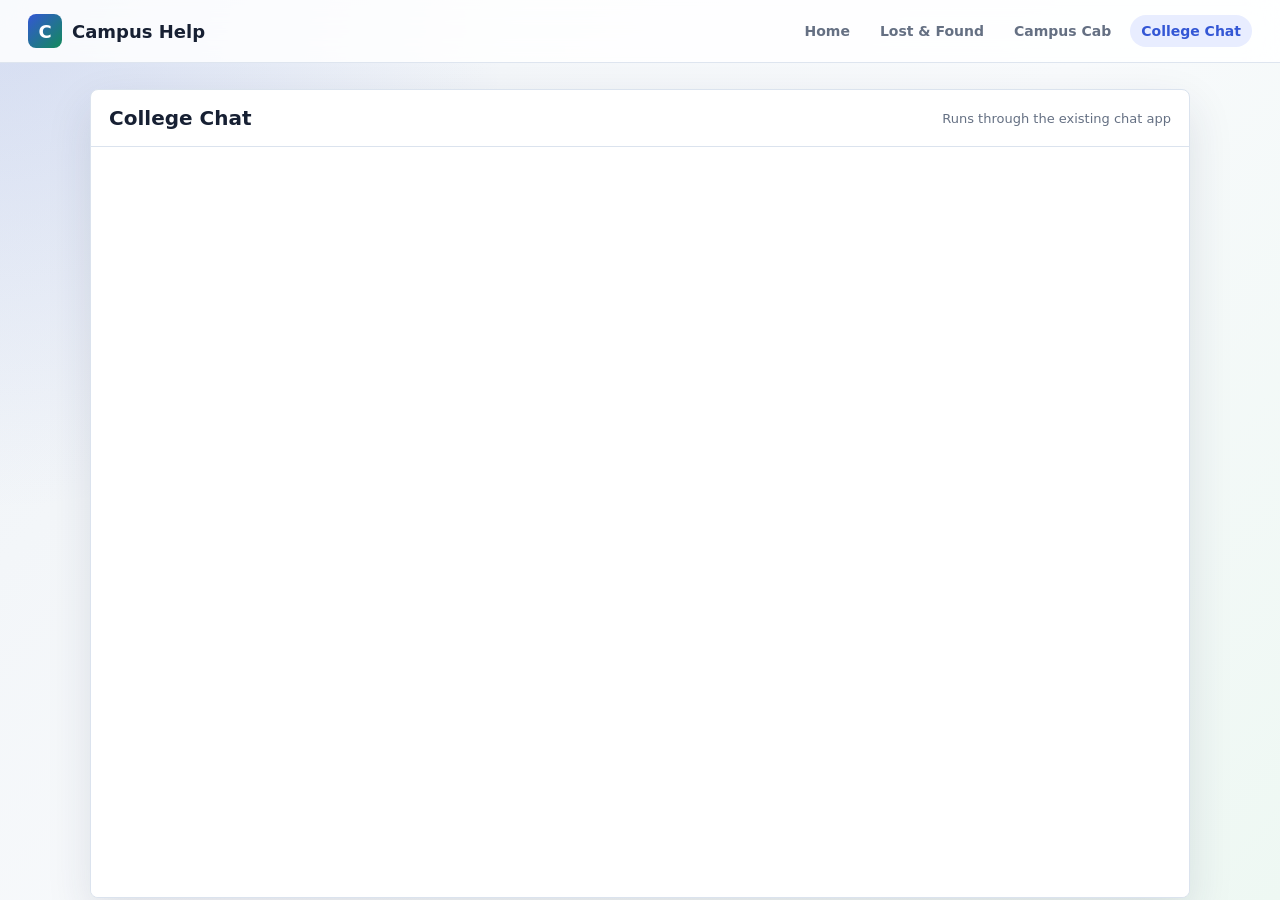
<file: static/chat.html>
<!doctype html>
<html lang="en">
  <head>
    <meta charset="UTF-8" />
    <meta name="viewport" content="width=device-width, initial-scale=1.0" />
    <title>College Chat - Campus Help</title>
    <style>
      :root {
        --text: #172033;
        --muted: #657083;
        --line: #dbe3ee;
        --primary: #3457d5;
        --green: #138a5b;
      }

      * {
        box-sizing: border-box;
      }

      body {
        margin: 0;
        min-height: 100vh;
        color: var(--text);
        font-family: Inter, "Segoe UI", system-ui, sans-serif;
        background:
          radial-gradient(circle at top left, rgba(52, 87, 213, 0.14), transparent 32rem),
          linear-gradient(135deg, #eef2f6 0%, #f8fafc 52%, #eef8f3 100%);
      }

      .topbar {
        position: sticky;
        top: 0;
        z-index: 10;
        display: flex;
        align-items: center;
        justify-content: space-between;
        gap: 16px;
        padding: 14px 28px;
        background: rgba(255, 255, 255, 0.84);
        border-bottom: 1px solid rgba(219, 227, 238, 0.9);
        backdrop-filter: blur(14px);
      }

      .brand {
        display: flex;
        align-items: center;
        gap: 10px;
        font-size: 18px;
        font-weight: 800;
      }

      .brand-mark {
        display: grid;
        place-items: center;
        width: 34px;
        height: 34px;
        color: #fff;
        background: linear-gradient(135deg, var(--primary), var(--green));
        border-radius: 8px;
      }

      .nav {
        display: flex;
        flex-wrap: wrap;
        justify-content: flex-end;
        gap: 8px;
      }

      .nav a {
        color: var(--muted);
        text-decoration: none;
        font-size: 14px;
        font-weight: 700;
        padding: 8px 11px;
        border-radius: 999px;
      }

      .nav a:hover,
      .nav a.active {
        color: var(--primary);
        background: #e8edff;
      }

      .frame-wrap {
        width: min(1100px, calc(100% - 32px));
        margin: 26px auto 42px;
        background: #fff;
        border: 1px solid var(--line);
        border-radius: 8px;
        box-shadow: 0 18px 45px rgba(34, 45, 70, 0.12);
        overflow: hidden;
      }

      .frame-head {
        display: flex;
        justify-content: space-between;
        align-items: center;
        gap: 16px;
        padding: 16px 18px;
        border-bottom: 1px solid var(--line);
      }

      .frame-head h1 {
        margin: 0;
        font-size: 20px;
      }

      .frame-head span {
        color: var(--muted);
        font-size: 13px;
      }

      iframe {
        display: block;
        width: 100%;
        height: calc(100vh - 150px);
        min-height: 560px;
        border: 0;
        background: #fff;
      }

      @media (max-width: 700px) {
        .topbar {
          align-items: flex-start;
          flex-direction: column;
          padding: 13px 16px;
        }

        .nav {
          justify-content: flex-start;
        }

        iframe {
          height: calc(100vh - 190px);
          min-height: 520px;
        }
      }
    </style>
  </head>
  <body>
    <header class="topbar">
      <div class="brand">
        <div class="brand-mark">C</div>
        <span>Campus Help</span>
      </div>
      <nav class="nav">
        <a href="/">Home</a>
        <a href="/lost-found.html">Lost &amp; Found</a>
        <a href="/cab.html">Campus Cab</a>
        <a href="/chat.html" class="active">College Chat</a>
      </nav>
    </header>

    <main class="frame-wrap">
      <div class="frame-head">
        <h1>College Chat</h1>
        <span>Runs through the existing chat app</span>
      </div>
      <iframe src="http://127.0.0.1:5000" title="College Chat"></iframe>
    </main>
  </body>
</html>
</file>
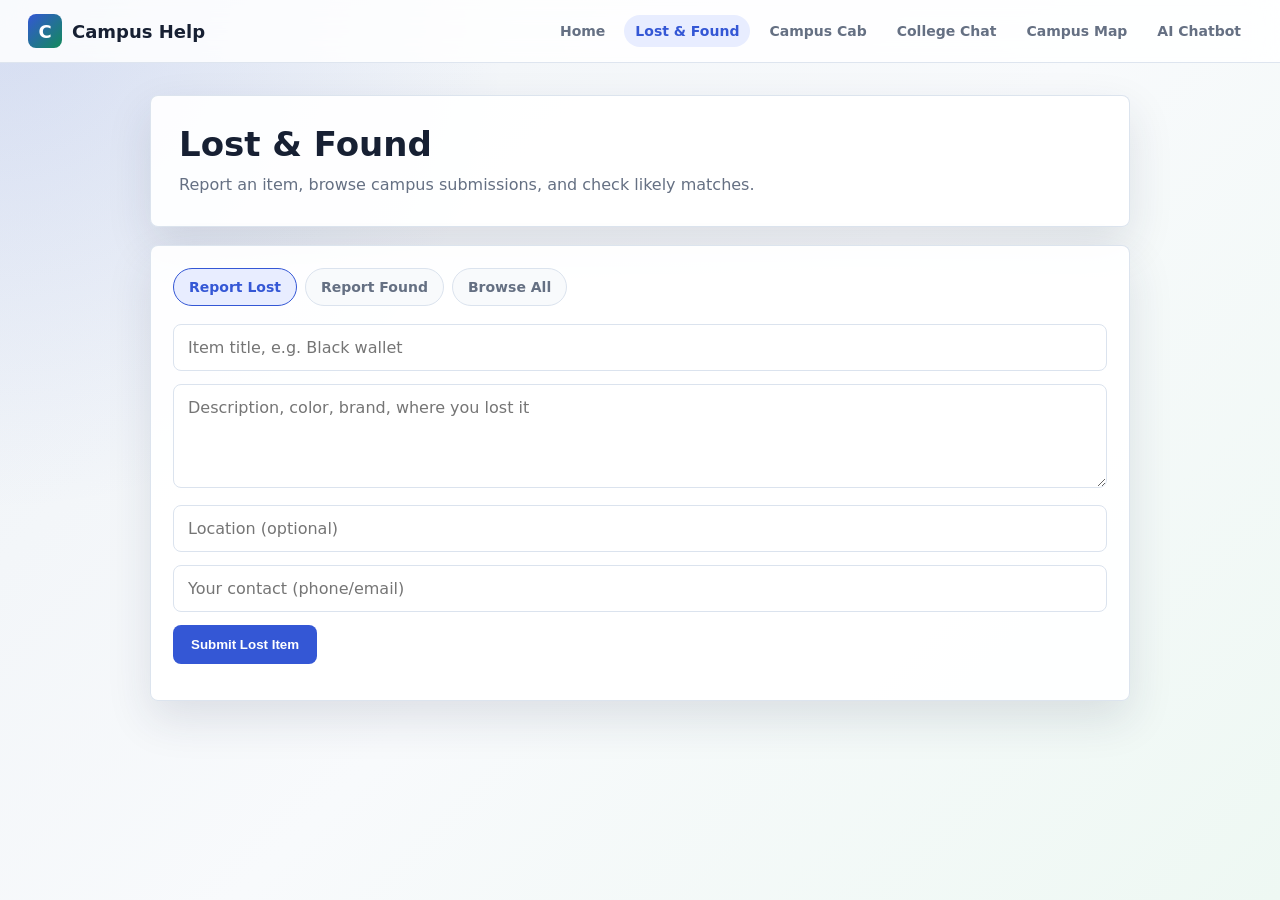
<file: static/lost-found.html>
<!doctype html>
<html lang="en">
  <head>
    <meta charset="UTF-8" />
    <meta name="viewport" content="width=device-width, initial-scale=1.0" />
    <title>Lost & Found - Campus Help</title>
    <style>
      :root {
        --bg: #eef2f6;
        --panel: #ffffff;
        --panel-soft: #f8fafc;
        --text: #172033;
        --muted: #657083;
        --line: #dbe3ee;
        --primary: #3457d5;
        --primary-dark: #2742aa;
        --green: #138a5b;
        --red: #c2414b;
        --shadow: 0 18px 45px rgba(34, 45, 70, 0.12);
      }

      * {
        box-sizing: border-box;
      }

      body {
        margin: 0;
        min-height: 100vh;
        color: var(--text);
        font-family: Inter, "Segoe UI", system-ui, sans-serif;
        background:
          radial-gradient(circle at top left, rgba(52, 87, 213, 0.14), transparent 32rem),
          linear-gradient(135deg, #eef2f6 0%, #f8fafc 52%, #eef8f3 100%);
      }

      .topbar {
        position: sticky;
        top: 0;
        z-index: 10;
        display: flex;
        align-items: center;
        justify-content: space-between;
        gap: 16px;
        padding: 14px 28px;
        background: rgba(255, 255, 255, 0.84);
        border-bottom: 1px solid rgba(219, 227, 238, 0.9);
        backdrop-filter: blur(14px);
      }

      .brand {
        display: flex;
        align-items: center;
        gap: 10px;
        font-size: 18px;
        font-weight: 800;
      }

      .brand-mark {
        display: grid;
        place-items: center;
        width: 34px;
        height: 34px;
        color: #fff;
        background: linear-gradient(135deg, var(--primary), var(--green));
        border-radius: 8px;
      }

      .nav {
        display: flex;
        flex-wrap: wrap;
        justify-content: flex-end;
        gap: 8px;
      }

      .nav a {
        color: var(--muted);
        text-decoration: none;
        font-size: 14px;
        font-weight: 700;
        padding: 8px 11px;
        border-radius: 999px;
      }

      .nav a:hover,
      .nav a.active {
        color: var(--primary);
        background: #e8edff;
      }

      main {
        width: min(980px, calc(100% - 32px));
        margin: 32px auto 60px;
      }

      .page-head,
      .panel {
        background: rgba(255, 255, 255, 0.92);
        border: 1px solid rgba(219, 227, 238, 0.95);
        border-radius: 8px;
        box-shadow: var(--shadow);
      }

      .page-head {
        padding: 28px;
        margin-bottom: 18px;
      }

      h1 {
        margin: 0;
        font-size: 34px;
        letter-spacing: 0;
      }

      .page-head p {
        margin: 8px 0 0;
        color: var(--muted);
        line-height: 1.6;
      }

      .panel {
        padding: 22px;
      }

      .tabs {
        display: flex;
        flex-wrap: wrap;
        gap: 8px;
        margin-bottom: 18px;
      }

      .tab {
        padding: 10px 15px;
        border-radius: 999px;
        cursor: pointer;
        background: var(--panel-soft);
        border: 1px solid var(--line);
        color: var(--muted);
        font-weight: 800;
        font-size: 14px;
      }

      .tab.active {
        background: #e8edff;
        border-color: var(--primary);
        color: var(--primary);
      }

      .panel-section {
        display: none;
      }

      .panel-section.active {
        display: block;
      }

      input,
      textarea {
        width: 100%;
        padding: 13px 14px;
        margin-bottom: 13px;
        border-radius: 8px;
        border: 1px solid var(--line);
        background: #fff;
        color: var(--text);
        font: inherit;
        outline: none;
      }

      input:focus,
      textarea:focus {
        border-color: var(--primary);
        box-shadow: 0 0 0 4px rgba(52, 87, 213, 0.13);
      }

      textarea {
        min-height: 104px;
        resize: vertical;
      }

      button {
        padding: 12px 18px;
        border-radius: 8px;
        border: none;
        background: var(--primary);
        color: white;
        cursor: pointer;
        font-weight: 800;
      }

      button:hover {
        background: var(--primary-dark);
      }

      .card {
        background: var(--panel-soft);
        border: 1px solid var(--line);
        border-radius: 8px;
        padding: 14px;
        margin-bottom: 10px;
      }

      .card h3 {
        margin: 8px 0 4px;
        font-size: 17px;
      }

      .card p {
        margin: 4px 0;
        color: var(--muted);
        font-size: 14px;
        overflow-wrap: anywhere;
      }

      .badge {
        display: inline-block;
        font-size: 11px;
        padding: 4px 8px;
        border-radius: 999px;
        font-weight: 800;
      }

      .badge.lost {
        background: #ffe8ea;
        color: var(--red);
      }

      .badge.found {
        background: #e4f7ef;
        color: var(--green);
      }

      #status {
        margin-top: 14px;
        font-size: 14px;
        font-weight: 700;
      }

      @media (max-width: 700px) {
        .topbar {
          align-items: flex-start;
          flex-direction: column;
          padding: 13px 16px;
        }

        .nav {
          justify-content: flex-start;
        }
      }
    </style>
  </head>
  <body>
    <header class="topbar">
      <div class="brand">
        <div class="brand-mark">C</div>
        <span>Campus Help</span>
      </div>
      <nav class="nav">
        <a href="/">Home</a>
        <a href="/lost-found.html" class="active">Lost &amp; Found</a>
        <a href="/cab.html">Campus Cab</a>
        <a href="/chat.html">College Chat</a>
        <a href="/map.html">Campus Map</a>
        <a href="/chatbot.html">AI Chatbot</a>
      </nav>
    </header>

    <main>
      <section class="page-head">
        <h1>Lost &amp; Found</h1>
        <p>Report an item, browse campus submissions, and check likely matches.</p>
      </section>

      <section class="panel">
        <div class="tabs">
          <div class="tab active" onclick="showTab('lost')">Report Lost</div>
          <div class="tab" onclick="showTab('found')">Report Found</div>
          <div class="tab" onclick="showTab('browse')">Browse All</div>
        </div>

        <div id="lost" class="panel-section active">
          <input id="lost-title" placeholder="Item title, e.g. Black wallet" />
          <textarea id="lost-desc" placeholder="Description, color, brand, where you lost it"></textarea>
          <input id="lost-location" placeholder="Location (optional)" />
          <input id="lost-contact" placeholder="Your contact (phone/email)" />
          <button onclick="submitItem('lost')">Submit Lost Item</button>
        </div>

        <div id="found" class="panel-section">
          <input id="found-title" placeholder="Item title, e.g. Wallet found" />
          <textarea id="found-desc" placeholder="Description, color, brand, where you found it"></textarea>
          <input id="found-location" placeholder="Location (optional)" />
          <input id="found-contact" placeholder="Your contact (phone/email)" />
          <button onclick="submitItem('found')">Submit Found Item</button>
        </div>

        <div id="browse" class="panel-section">
          <div style="display: flex; gap: 10px; flex-wrap: wrap; align-items: center; margin-bottom: 14px;">
            <button onclick="loadItems()">Refresh List</button>
            <select id="filter-type" onchange="loadItems()" style="width: auto; margin-bottom: 0; padding: 10px 14px;">
              <option value="">All Types</option>
              <option value="lost">Lost Only</option>
              <option value="found">Found Only</option>
            </select>
            <select id="filter-status" onchange="loadItems()" style="width: auto; margin-bottom: 0; padding: 10px 14px;">
              <option value="">All Statuses</option>
              <option value="open" selected>Open Only</option>
              <option value="resolved">Resolved Only</option>
            </select>
          </div>
          <div id="items-list" style="margin-top: 16px"></div>
        </div>

        <div id="matches-section" class="panel-section">
          <div style="display: flex; justify-content: space-between; align-items: center; margin-bottom: 14px;">
            <h2 id="matches-title" style="margin:0; font-size:20px;">AI Match Suggestions</h2>
            <button onclick="showTab('browse')" style="background:var(--panel-soft); color:var(--text); border:1px solid var(--line);">Back to Browse</button>
          </div>
          <div id="matches-list"></div>
        </div>

        <div id="status"></div>
      </section>
    </main>

    <script>
      const API = window.location.origin;

      function showTab(name) {
        document
          .querySelectorAll(".tab")
          .forEach((t) => t.classList.remove("active"));
        document
          .querySelectorAll(".panel-section")
          .forEach((p) => p.classList.remove("active"));
        
        const tabEl = document.querySelector(`.tab[onclick="showTab('${name}')"]`);
        if (tabEl) tabEl.classList.add("active");
        
        const secEl = document.getElementById(name);
        if (secEl) secEl.classList.add("active");
        
        if (name === "browse") loadItems();
      }

      async function submitItem(type) {
        const title = document.getElementById(`${type}-title`).value;
        const description = document.getElementById(`${type}-desc`).value;
        const location = document.getElementById(`${type}-location`).value;
        const contact = document.getElementById(`${type}-contact`).value;

        if (!title || !description || !contact) {
          setStatus("Fill title, description, and contact.", true);
          return;
        }

        const res = await fetch(`${API}/lost-found/report-${type}`, {
          method: "POST",
          headers: { "Content-Type": "application/json" },
          body: JSON.stringify({ title, description, location, contact }),
        });

        if (res.ok) {
          const data = await res.json();
          setStatus(`Submitted! Item #${data.id}. Analyzing AI matches...`);
          document.getElementById(`${type}-title`).value = "";
          document.getElementById(`${type}-desc`).value = "";
          document.getElementById(`${type}-location`).value = "";
          document.getElementById(`${type}-contact`).value = "";
          viewItemMatches(data.id, data.title);
        } else {
          setStatus("Something went wrong when submitting.", true);
        }
      }

      async function viewItemMatches(itemId, itemTitle) {
        document.querySelectorAll(".panel-section").forEach((p) => p.classList.remove("active"));
        document.getElementById("matches-section").classList.add("active");
        
        const titleEl = document.getElementById("matches-title");
        titleEl.textContent = itemTitle ? `AI Matches for "${itemTitle}"` : `AI Match Suggestions`;
        
        const container = document.getElementById("matches-list");
        container.innerHTML = `<p style="color:#657083;">Calculating TF-IDF cosine similarity...</p>`;

        try {
          const res = await fetch(`${API}/lost-found/matches/${itemId}`);
          const matches = await res.json();
          container.innerHTML = "";

          if (!matches || matches.length === 0) {
            container.innerHTML = `
              <div class="card" style="text-align:center; padding:24px;">
                <p>No high-probability matches found right now.</p>
                <p style="font-size:13px; color:var(--muted)">Our AI matcher continuously scans new submissions automatically.</p>
              </div>`;
            return;
          }

          matches.forEach((m) => {
            const item = m.item;
            const pct = Math.round(m.score * 100);
            const div = document.createElement("div");
            div.className = "card";
            div.style.borderLeft = "4px solid var(--primary)";
            div.innerHTML = `
              <div style="display:flex; justify-content:space-between; align-items:center;">
                <span class="badge ${item.type}">${item.type.toUpperCase()}</span>
                <span style="font-weight:800; color:var(--primary); font-size:14px;">${pct}% Match Confidence</span>
              </div>
              <h3>${item.title}</h3>
              <p>${item.description}</p>
              <p>📍 Location: ${item.location || "not specified"} | 📞 Contact: <strong>${item.contact}</strong></p>
              <p>Status: ${item.status}</p>
            `;
            container.appendChild(div);
          });
        } catch (e) {
          container.innerHTML = `<p style="color:var(--red);">Failed to load matches.</p>`;
        }
      }

      async function resolveItem(itemId) {
        if (!confirm("Are you sure you want to mark this item as resolved?")) return;
        try {
          const res = await fetch(`${API}/lost-found/resolve/${itemId}`, { method: "POST" });
          if (res.ok) {
            setStatus(`Item #${itemId} marked as resolved!`);
            loadItems();
          } else {
            setStatus("Could not resolve item.", true);
          }
        } catch (e) {
          setStatus("Error resolving item.", true);
        }
      }

      async function loadItems() {
        const type = document.getElementById("filter-type") ? document.getElementById("filter-type").value : "";
        const status = document.getElementById("filter-status") ? document.getElementById("filter-status").value : "";

        let url = `${API}/lost-found/items?`;
        if (type) url += `type=${type}&`;
        if (status) url += `status=${status}`;

        const res = await fetch(url);
        const items = await res.json();
        const container = document.getElementById("items-list");
        container.innerHTML = "";

        if (!items || items.length === 0) {
          container.innerHTML = '<p style="color:#657083; text-align:center; padding:20px;">No items match selected filters.</p>';
          return;
        }

        items.forEach((item) => {
          const div = document.createElement("div");
          div.className = "card";
          
          let resolveBtnHtml = item.status === "open"
            ? `<button onclick="resolveItem(${item.id})" style="background:#eef2f6; color:var(--text); border:1px solid var(--line); font-size:13px; padding:6px 12px;">Mark Resolved</button>`
            : `<span style="color:var(--green); font-weight:800; font-size:13px;">✓ Resolved</span>`;

          let matchBtnHtml = item.status === "open"
            ? `<button onclick="viewItemMatches(${item.id}, '${item.title.replace(/'/g, "\\'")}')" style="background:var(--primary); color:#fff; font-size:13px; padding:6px 12px;">Check AI Matches</button>`
            : ``;

          div.innerHTML = `
            <div style="display:flex; justify-content:space-between; align-items:center;">
              <span class="badge ${item.type}">${item.type.toUpperCase()}</span>
              <span style="font-size:12px; color:var(--muted);">${new Date(item.created_at).toLocaleDateString()}</span>
            </div>
            <h3>${item.title}</h3>
            <p>${item.description}</p>
            <p>📍 Location: ${item.location || "Not specified"} &nbsp;|&nbsp; 📞 Contact: <strong>${item.contact}</strong></p>
            <div style="display:flex; justify-content:space-between; align-items:center; margin-top:10px; border-top:1px solid var(--line); padding-top:10px;">
              <div>Status: <strong>${item.status}</strong></div>
              <div style="display:flex; gap:8px;">
                ${matchBtnHtml}
                ${resolveBtnHtml}
              </div>
            </div>
          `;
          container.appendChild(div);
        });
      }

      function setStatus(msg, isError = false) {
        const el = document.getElementById("status");
        el.textContent = msg;
        el.style.color = isError ? "#c2414b" : "#138a5b";
      }
    </script>
  </body>
</html>
</file>
<file: campus_map/styles.css>
:root {
  --bg-main: #ffffff;
  --bg-panel: #faf9f6;
  --bg-card: #ffffff;
  --bg-card-hover: #f1f5f9;
  --border-line: #eceae4;
  
  --text-main: #1c1f26;
  --text-muted: #6b7280;
  --text-dim: #9ca3af;

  --vit-orange: #ff7a1a;
  --vit-orange-glow: rgba(255, 122, 26, 0.15);
  --vit-blue: #3b82f6;
  --vit-blue-glow: rgba(59, 130, 246, 0.15);
  
  --wa-green: #25d366;
  --wa-green-dark: #1da851;
  --radius-lg: 16px;
  --radius-md: 12px;
  --radius-sm: 8px;
}

body.dark-theme {
  --bg-main: #0b0f19;
  --bg-panel: #111827;
  --bg-card: #1f293d;
  --bg-card-hover: #2d3b55;
  --border-line: #2e3a52;
  
  --text-main: #f8fafc;
  --text-muted: #94a3b8;
  --text-dim: #64748b;
}

* { box-sizing: border-box; margin: 0; padding: 0; }
body {
  background-color: var(--bg-main);
  color: var(--text-main);
  font-family: 'Inter', -apple-system, sans-serif;
  height: 100vh;
  overflow: hidden;
}

h1, h2, h3, .brand-title, .section-title {
  font-family: 'Outfit', sans-serif;
}

.app-container {
  display: flex;
  flex-direction: column;
  height: 100vh;
}

/* Header Styling */
.app-header {
  height: 64px;
  background: var(--bg-panel);
  border-bottom: 1px solid var(--border-line);
  display: flex;
  align-items: center;
  justify-content: space-between;
  padding: 0 24px;
  z-index: 20;
}

.header-left {
  display: flex;
  align-items: center;
  gap: 14px;
}

.brand-logo .logo-badge {
  background: var(--vit-orange);
  color: #fff;
  font-weight: 800;
  font-family: 'Outfit', sans-serif;
  padding: 6px 12px;
  border-radius: var(--radius-sm);
  font-size: 16px;
}

.brand-title .brand-sub {
  font-size: 11px;
  text-transform: uppercase;
  letter-spacing: 1px;
  color: var(--vit-orange);
  font-weight: 700;
  display: block;
}

.brand-title h1 {
  font-size: 18px;
  font-weight: 700;
  line-height: 1.1;
}

.brand-title h1 span {
  color: var(--vit-orange);
}

.main-nav {
  display: flex;
  gap: 8px;
}

.nav-item {
  display: flex;
  align-items: center;
  gap: 8px;
  padding: 8px 16px;
  border-radius: 100px;
  color: var(--text-muted);
  text-decoration: none;
  font-size: 13.5px;
  font-weight: 600;
  transition: color 0.15s, background 0.15s;
}

.nav-item:hover {
  background: var(--bg-card-hover);
  color: var(--text-main);
}

.nav-item.active {
  background: #fff1e6;
  color: var(--vit-orange);
  border: 1px solid #ffe3d1;
}

.header-right {
  display: flex;
  align-items: center;
  gap: 16px;
}

.status-pill {
  display: flex;
  align-items: center;
  gap: 8px;
  background: #eefdf3;
  color: var(--wa-green-dark);
  border: 1px solid #cdf3dc;
  padding: 6px 14px;
  border-radius: 100px;
  font-size: 12.5px;
  font-weight: 600;
}

.pulse-dot {
  width: 8px;
  height: 8px;
  border-radius: 50%;
  background: var(--wa-green);
  animation: pulse 2s infinite;
}

@keyframes pulse {
  0%, 100% { opacity: 1; transform: scale(1); }
  50% { opacity: 0.4; transform: scale(0.85); }
}

.icon-btn {
  background: var(--bg-card);
  border: 1px solid var(--border-line);
  color: var(--text-main);
  width: 38px;
  height: 38px;
  border-radius: var(--radius-sm);
  cursor: pointer;
  display: flex;
  align-items: center;
  justify-content: center;
  transition: border-color 0.2s;
}

.icon-btn:hover {
  border-color: var(--vit-orange);
}

/* Layout */
.main-layout {
  display: flex;
  flex: 1;
  overflow: hidden;
}

/* Sidebar Control Panel */
.sidebar-panel {
  width: 380px;
  background: var(--bg-panel);
  border-right: 1px solid var(--border-line);
  display: flex;
  flex-direction: column;
  z-index: 10;
}

.panel-section {
  padding: 16px;
  border-bottom: 1px solid var(--border-line);
}

.search-input-wrapper {
  position: relative;
  display: flex;
  align-items: center;
}

.search-icon {
  position: absolute;
  left: 14px;
  color: var(--text-muted);
}

.search-input-wrapper input {
  width: 100%;
  background: #ffffff;
  border: 1px solid var(--border-line);
  color: var(--text-main);
  padding: 11px 40px 11px 40px;
  border-radius: var(--radius-md);
  font-size: 14px;
  outline: none;
  transition: border-color 0.2s, box-shadow 0.2s;
}

.search-input-wrapper input:focus {
  border-color: var(--vit-orange);
  box-shadow: 0 0 0 3px var(--vit-orange-glow);
}

.search-key {
  position: absolute;
  right: 12px;
  background: var(--border-line);
  color: var(--text-muted);
  font-size: 11px;
  padding: 2px 6px;
  border-radius: 4px;
}

.filter-scroll {
  display: flex;
  gap: 8px;
  overflow-x: auto;
  margin-top: 12px;
  padding-bottom: 4px;
}

.filter-scroll::-webkit-scrollbar { height: 4px; }
.filter-scroll::-webkit-scrollbar-thumb { background: var(--border-line); border-radius: 4px; }

.filter-chip {
  background: #ffffff;
  border: 1px solid var(--border-line);
  color: var(--text-muted);
  padding: 6px 14px;
  border-radius: 100px;
  font-size: 12.5px;
  font-weight: 600;
  white-space: nowrap;
  cursor: pointer;
  transition: all 0.15s;
}

.filter-chip:hover {
  border-color: var(--vit-orange);
  color: var(--vit-orange);
}

.filter-chip.active {
  background: #fff1e6;
  border-color: var(--vit-orange);
  color: var(--vit-orange);
}

/* Route Section */
.route-section {
  background: rgba(255, 241, 230, 0.4);
}

.section-title {
  display: flex;
  align-items: center;
  gap: 8px;
  font-size: 13.5px;
  font-weight: 700;
  color: var(--vit-orange);
  margin-bottom: 12px;
}

.route-inputs {
  display: flex;
  flex-direction: column;
  gap: 8px;
}

.route-field {
  display: flex;
  align-items: center;
  gap: 10px;
  background: #ffffff;
  border: 1px solid var(--border-line);
  padding: 6px 12px;
  border-radius: var(--radius-sm);
}

.route-dot {
  width: 10px;
  height: 10px;
  border-radius: 50%;
}
.route-dot.start { background: #22c55e; }
.route-dot.end { background: #ef4444; }

.route-field select {
  flex: 1;
  background: transparent;
  border: none;
  color: var(--text-main);
  font-size: 13px;
  outline: none;
}

.route-info {
  margin-top: 12px;
  background: #ffffff;
  border: 1px solid var(--vit-orange);
  border-radius: var(--radius-sm);
  padding: 10px 14px;
  display: flex;
  align-items: center;
  justify-content: space-between;
}

.route-stat {
  display: flex;
  flex-direction: column;
}

.stat-label {
  font-size: 10.5px;
  color: var(--text-muted);
  text-transform: uppercase;
}

.stat-val {
  font-size: 15px;
  font-weight: 700;
  color: var(--vit-orange);
}

.clear-btn {
  background: rgba(239, 68, 68, 0.1);
  border: 1px solid rgba(239, 68, 68, 0.3);
  color: #ef4444;
  padding: 4px 10px;
  border-radius: 6px;
  font-size: 12px;
  cursor: pointer;
}

/* Building List */
.building-list-section {
  flex: 1;
  display: flex;
  flex-direction: column;
  overflow: hidden;
  border-bottom: none;
}

.section-header {
  display: flex;
  justify-content: space-between;
  font-size: 12px;
  color: var(--text-muted);
  font-weight: 600;
  margin-bottom: 12px;
}

.building-list {
  flex: 1;
  overflow-y: auto;
  display: flex;
  flex-direction: column;
  gap: 10px;
  padding-right: 4px;
}

.building-list::-webkit-scrollbar { width: 6px; }
.building-list::-webkit-scrollbar-thumb { background: var(--border-line); border-radius: 6px; }

.building-card {
  background: #ffffff;
  border: 1px solid var(--border-line);
  border-radius: var(--radius-md);
  padding: 12px;
  display: flex;
  gap: 12px;
  cursor: pointer;
  transition: border-color 0.15s, box-shadow 0.15s, background 0.15s;
}

.building-card:hover {
  border-color: var(--vit-orange);
  background: #fffcfa;
}

.building-card.active {
  border-color: var(--vit-orange);
  box-shadow: 0 0 0 2px var(--vit-orange-glow);
  background: #fff8f3;
}

.card-icon-wrapper {
  font-size: 24px;
  width: 44px;
  height: 44px;
  background: var(--bg-panel);
  border-radius: var(--radius-sm);
  display: flex;
  align-items: center;
  justify-content: center;
  flex-shrink: 0;
}

.card-content {
  flex: 1;
  min-width: 0;
}

.card-top {
  display: flex;
  justify-content: space-between;
  align-items: center;
  gap: 8px;
}

.card-title {
  font-weight: 700;
  font-size: 14px;
  white-space: nowrap;
  overflow: hidden;
  text-overflow: ellipsis;
}

.card-badge {
  font-size: 10px;
  font-weight: 700;
  padding: 2px 8px;
  border-radius: 100px;
  text-transform: uppercase;
}

.card-badge.academic { background: #e0f2fe; color: #0284c7; }
.card-badge.food { background: #ffedd5; color: #ea580c; }
.card-badge.services { background: #fef3c7; color: #d97706; }
.card-badge.hostel { background: #d1fae5; color: #059669; }
.card-badge.sports { background: #f3e8ff; color: #9333ea; }

.card-sub {
  font-size: 12px;
  color: var(--text-muted);
  margin-top: 4px;
  white-space: nowrap;
  overflow: hidden;
  text-overflow: ellipsis;
}

/* Map Viewport Area */
.map-viewport-container {
  flex: 1;
  position: relative;
  background: #ffffff;
  overflow: hidden;
}

.map-toolbar {
  position: absolute;
  top: 16px;
  left: 16px;
  right: 16px;
  display: flex;
  justify-content: space-between;
  align-items: center;
  z-index: 15;
  pointer-events: none;
}

.map-title-badge {
  pointer-events: auto;
  background: #ffffff;
  border: 1px solid var(--border-line);
  padding: 6px 14px;
  border-radius: 100px;
  font-size: 13px;
  font-weight: 700;
  color: var(--text-main);
  box-shadow: 0 4px 12px rgba(0,0,0,0.05);
}

.map-zoom-controls {
  pointer-events: auto;
  display: flex;
  gap: 8px;
}

.zoom-btn {
  background: #ffffff;
  border: 1px solid var(--border-line);
  color: var(--text-main);
  width: 36px;
  height: 36px;
  border-radius: var(--radius-sm);
  font-size: 16px;
  font-weight: 700;
  cursor: pointer;
  display: flex;
  align-items: center;
  justify-content: center;
  box-shadow: 0 2px 8px rgba(0,0,0,0.05);
  transition: border-color 0.15s;
}

.zoom-btn:hover {
  border-color: var(--vit-orange);
  color: var(--vit-orange);
}

.map-stage {
  width: 100%;
  height: 100%;
  display: flex;
  align-items: center;
  justify-content: center;
}

.map-canvas-wrapper {
  width: 100%;
  height: 100%;
  transition: transform 0.25s ease-out;
  transform-origin: center center;
}

.campus-svg {
  width: 100%;
  height: 100%;
}

.map-bg-surface { fill: #f8fafc; }

/* SVG Map Non-Vibrating Hover Effects */
.building-node {
  cursor: pointer;
  /* NO CSS TRANSFORM SCALE TO PREVENT VIBRATION JITTER */
  transition: filter 0.15s;
}

.building-node:hover {
  filter: drop-shadow(0 4px 12px rgba(255, 122, 26, 0.4));
}

.building-node.active {
  filter: drop-shadow(0 6px 16px rgba(59, 130, 246, 0.6));
}

.bldg-label {
  pointer-events: none;
}

.map-pin-node {
  cursor: pointer;
}

/* Route Polyline Animation */
.route-path-active {
  stroke-dasharray: 10 6;
  animation: dash 1.2s linear infinite;
}

@keyframes dash {
  to { stroke-dashoffset: -16; }
}

/* Modal Drawer */
.modal-overlay {
  position: fixed;
  inset: 0;
  background: rgba(0, 0, 0, 0.5);
  backdrop-filter: blur(4px);
  z-index: 100;
  display: flex;
  align-items: center;
  justify-content: center;
  padding: 20px;
}

.modal-overlay.hidden { display: none; }

.modal-card {
  background: #ffffff;
  border: 1px solid var(--border-line);
  border-radius: var(--radius-lg);
  width: 100%;
  max-width: 520px;
  position: relative;
  overflow: hidden;
  box-shadow: 0 20px 40px rgba(0,0,0,0.15);
  animation: modalIn 0.25s cubic-bezier(0.16, 1, 0.3, 1);
}

@keyframes modalIn {
  from { opacity: 0; transform: translateY(10px); }
  to { opacity: 1; transform: translateY(0); }
}

.close-modal {
  position: absolute;
  top: 16px;
  right: 16px;
  background: var(--bg-panel);
  border: 1px solid var(--border-line);
  color: var(--text-main);
  width: 32px;
  height: 32px;
  border-radius: 50%;
  font-size: 20px;
  cursor: pointer;
  display: flex;
  align-items: center;
  justify-content: center;
  z-index: 5;
}

.modal-header {
  padding: 24px 24px 16px;
}

.modal-header h2 {
  font-size: 22px;
  font-weight: 800;
  margin-top: 6px;
}

.modal-sub {
  font-size: 13.5px;
  color: var(--text-muted);
}

.modal-body {
  padding: 0 24px 24px;
}

/* Modal Food & Building Visual Cards */
.building-hero-preview {
  background: var(--bg-panel);
  border-radius: var(--radius-md);
  padding: 16px;
  margin-bottom: 16px;
  border: 1px solid var(--border-line);
}

.visual-food-card {
  background: #fff7ed;
  border: 1px solid #ffedd5;
  border-radius: 8px;
  padding: 16px;
  text-align: center;
}

.visual-food-card .food-title {
  font-size: 18px;
  font-weight: 800;
  color: #ea580c;
  font-family: 'Outfit', sans-serif;
}

.visual-food-card .food-menu-items {
  display: flex;
  gap: 6px;
  justify-content: center;
  flex-wrap: wrap;
  margin-top: 10px;
}

.visual-food-card .item-tag {
  background: #ffffff;
  border: 1px solid #fed7aa;
  color: #c2410c;
  font-size: 11px;
  font-weight: 700;
  padding: 3px 8px;
  border-radius: 100px;
}

.modal-info-grid {
  display: grid;
  grid-template-columns: 1fr 1fr;
  gap: 12px;
  margin-bottom: 16px;
}

.info-box {
  background: var(--bg-panel);
  padding: 10px 14px;
  border-radius: var(--radius-sm);
  border: 1px solid var(--border-line);
}

.info-label {
  font-size: 10.5px;
  text-transform: uppercase;
  color: var(--text-muted);
  display: block;
}

.info-val {
  font-size: 13px;
  font-weight: 600;
}

.modal-desc {
  font-size: 13.5px;
  color: var(--text-muted);
  line-height: 1.5;
  margin-bottom: 20px;
}

.modal-actions {
  display: flex;
  gap: 10px;
  flex-wrap: wrap;
}

.action-btn {
  flex: 1;
  min-width: 130px;
  padding: 11px 16px;
  border-radius: var(--radius-sm);
  font-size: 13px;
  font-weight: 700;
  cursor: pointer;
  border: none;
  text-decoration: none;
  text-align: center;
  transition: background 0.15s, border-color 0.15s;
}

.action-btn.primary { background: var(--vit-orange); color: #fff; }
.action-btn.secondary { background: var(--bg-panel); border: 1px solid var(--border-line); color: var(--text-main); }
.action-btn.outline { background: transparent; border: 1px solid var(--vit-blue); color: var(--vit-blue); }

.action-btn:hover { opacity: 0.9; }

/* Footer */
.app-footer {
  background: var(--bg-panel);
  border-top: 1px solid var(--border-line);
  padding: 8px 24px;
  text-align: center;
  font-size: 12px;
  color: var(--text-muted);
}

.app-footer a { color: var(--vit-orange); text-decoration: none; font-weight: 600; }
</file>
